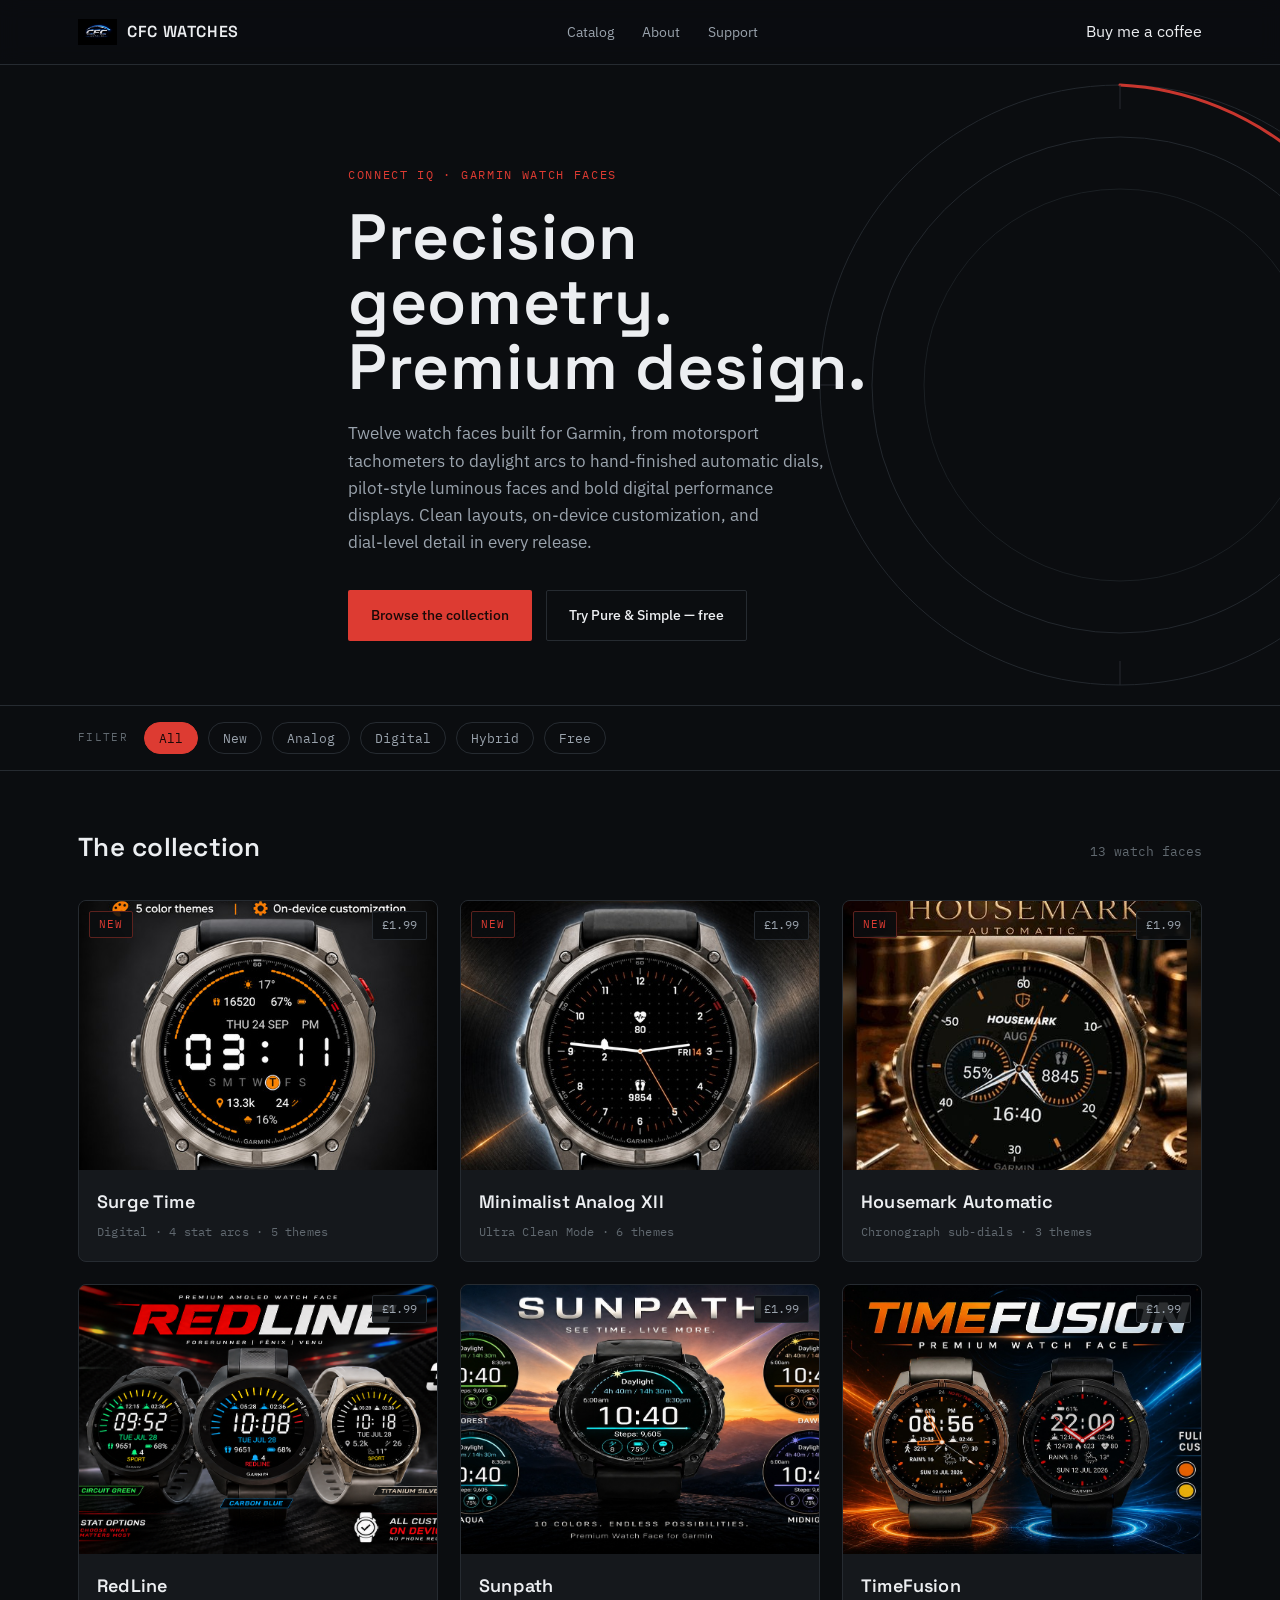
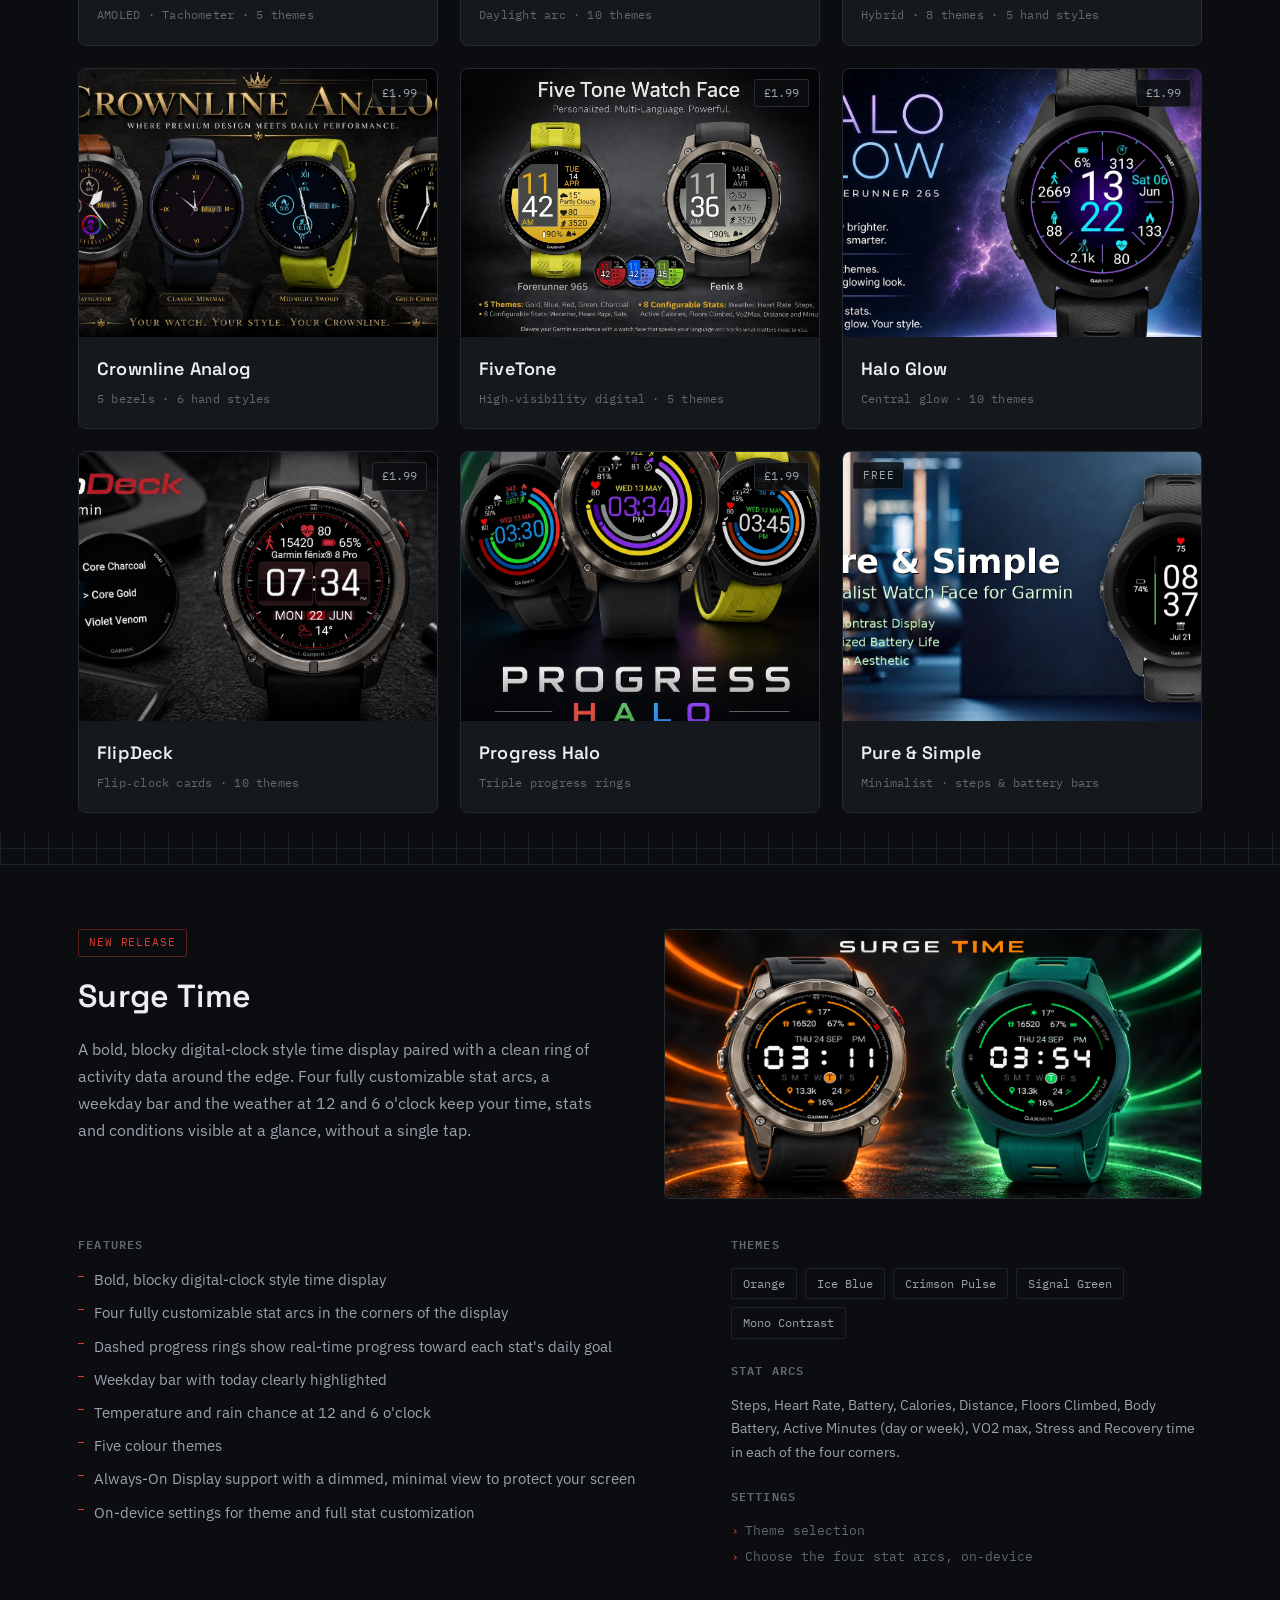
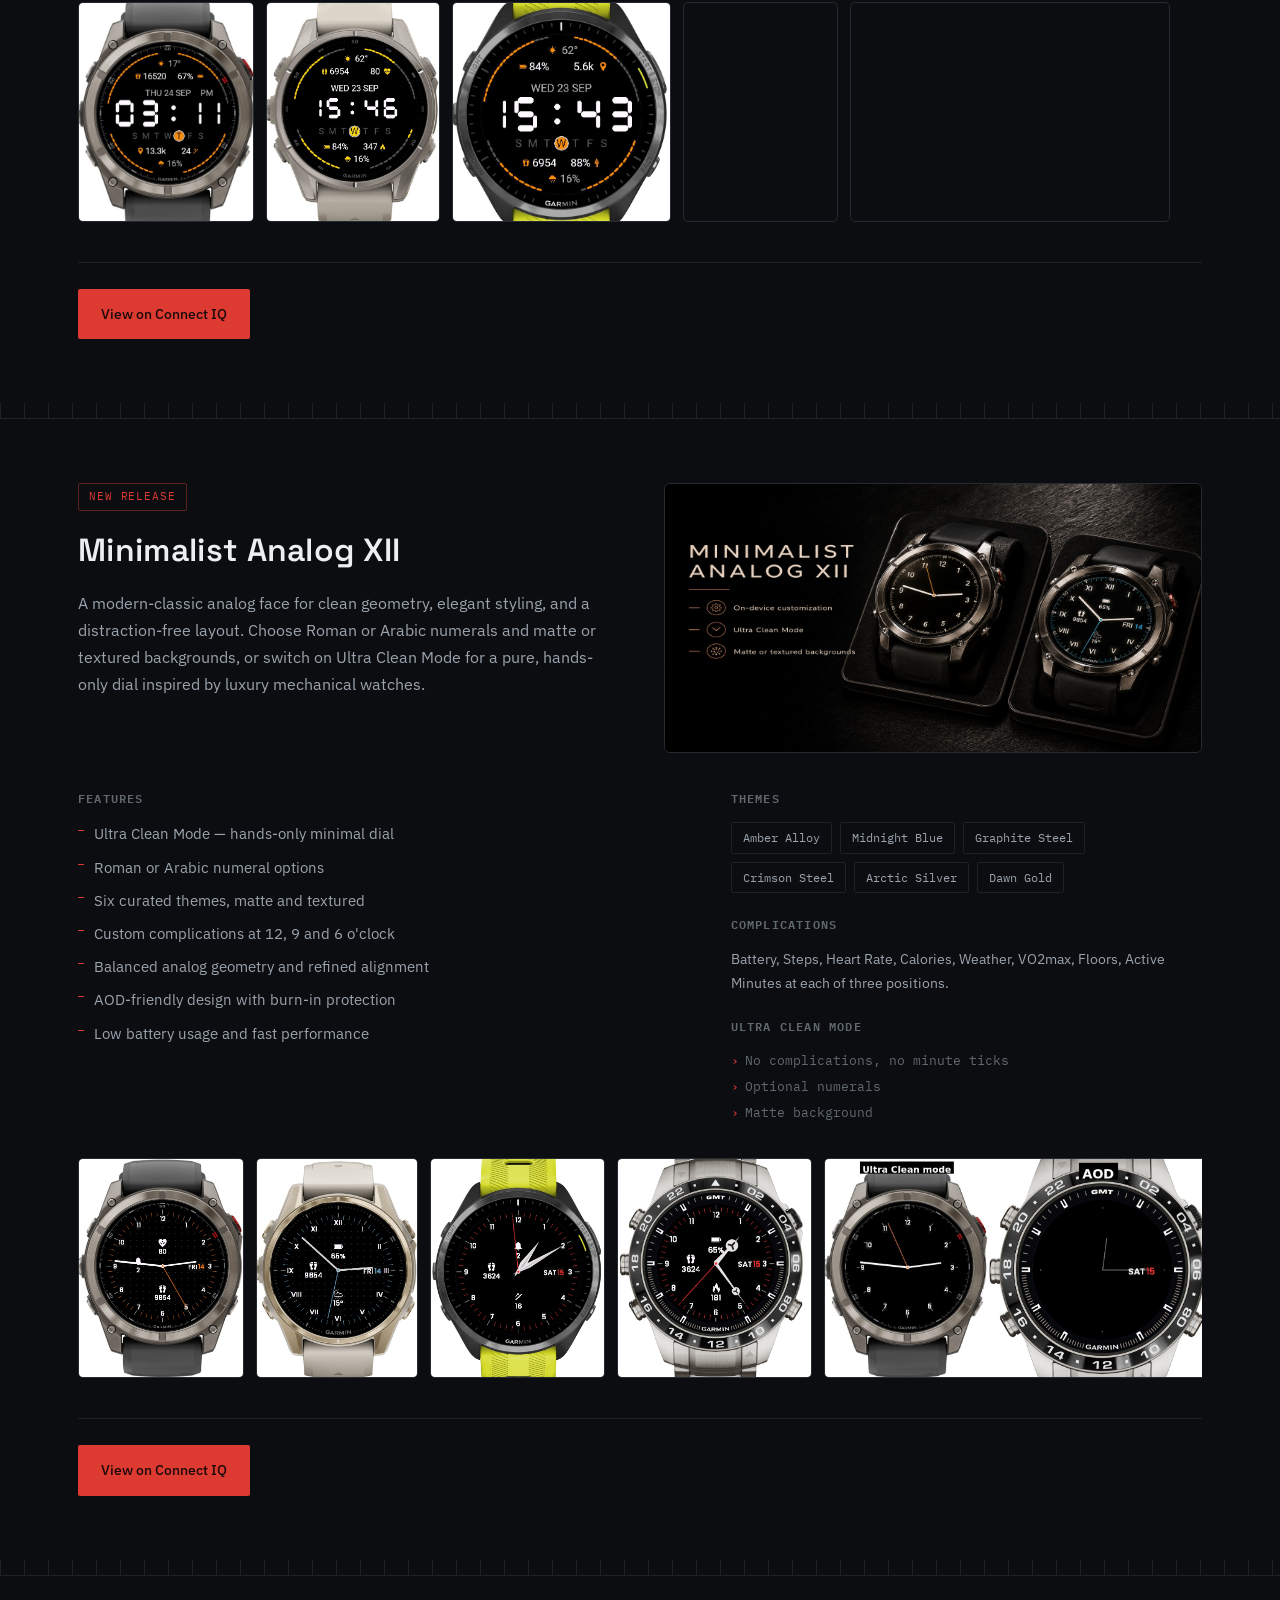
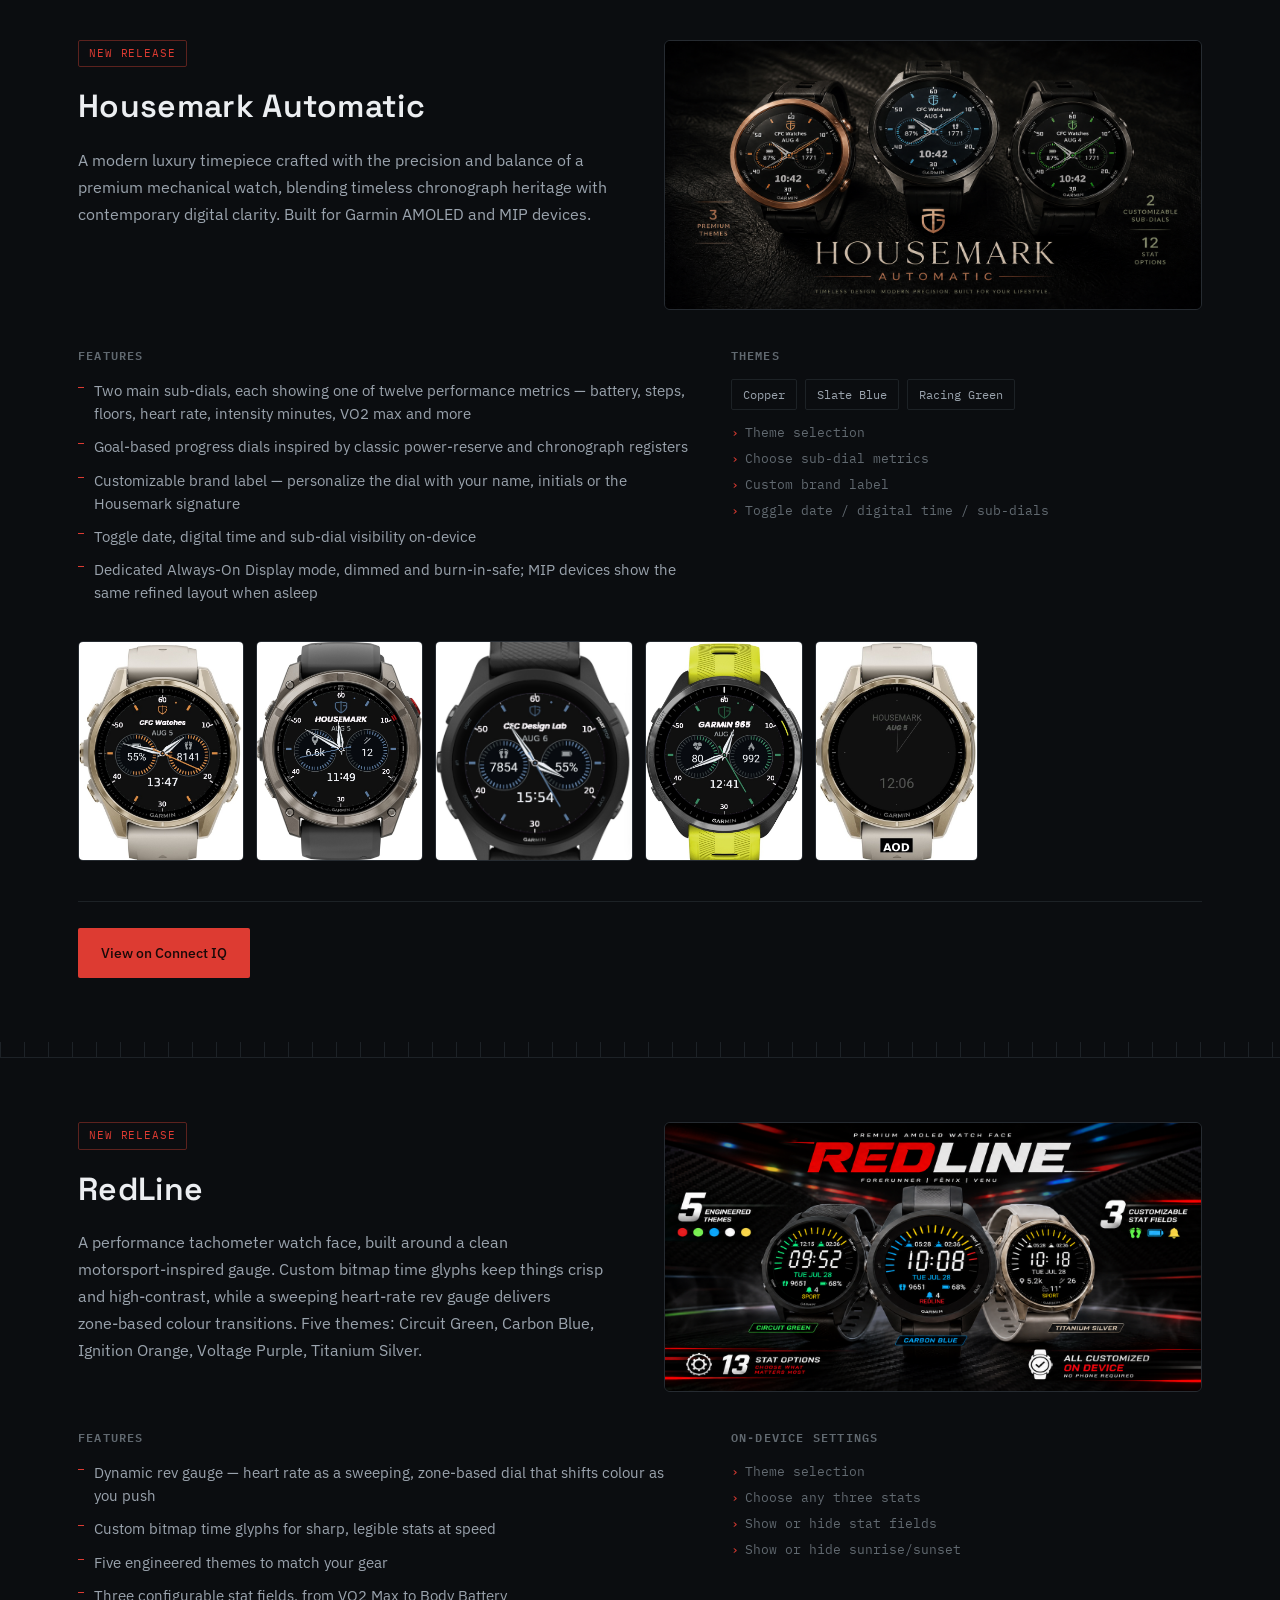
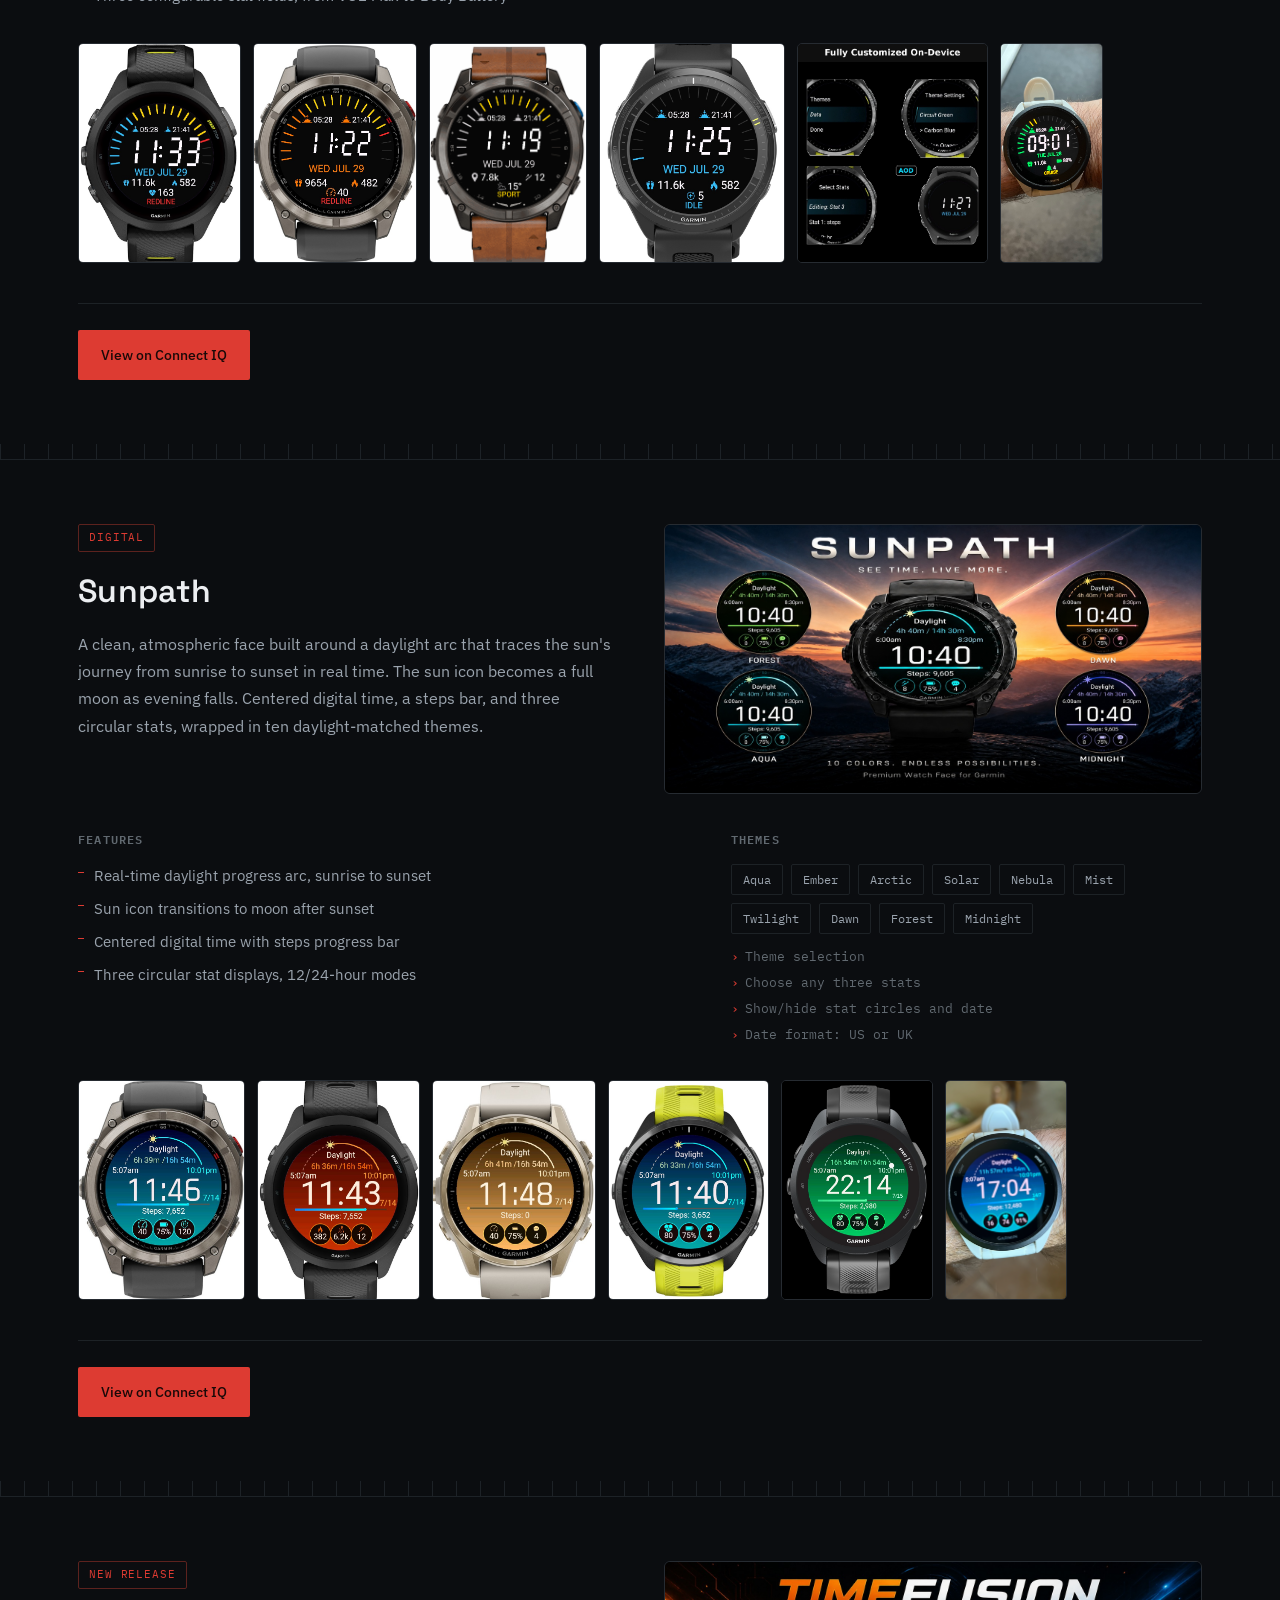
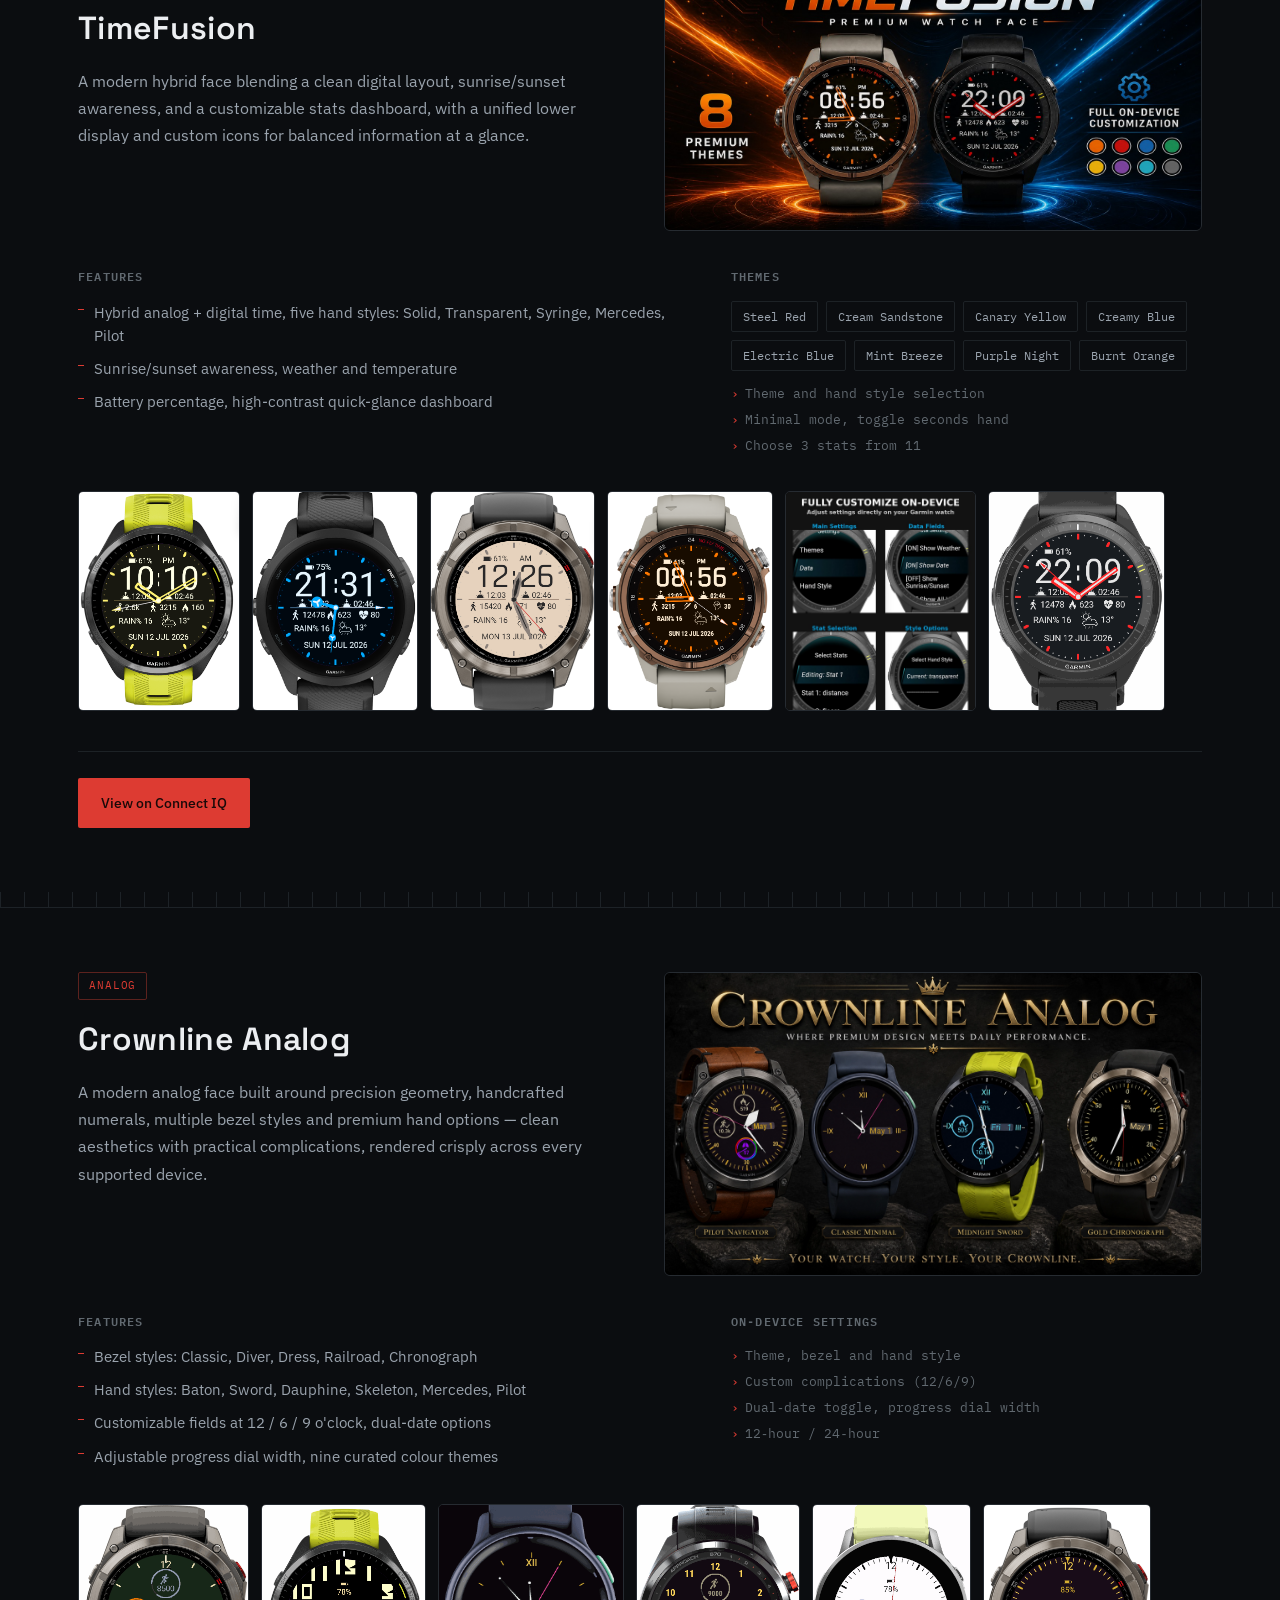
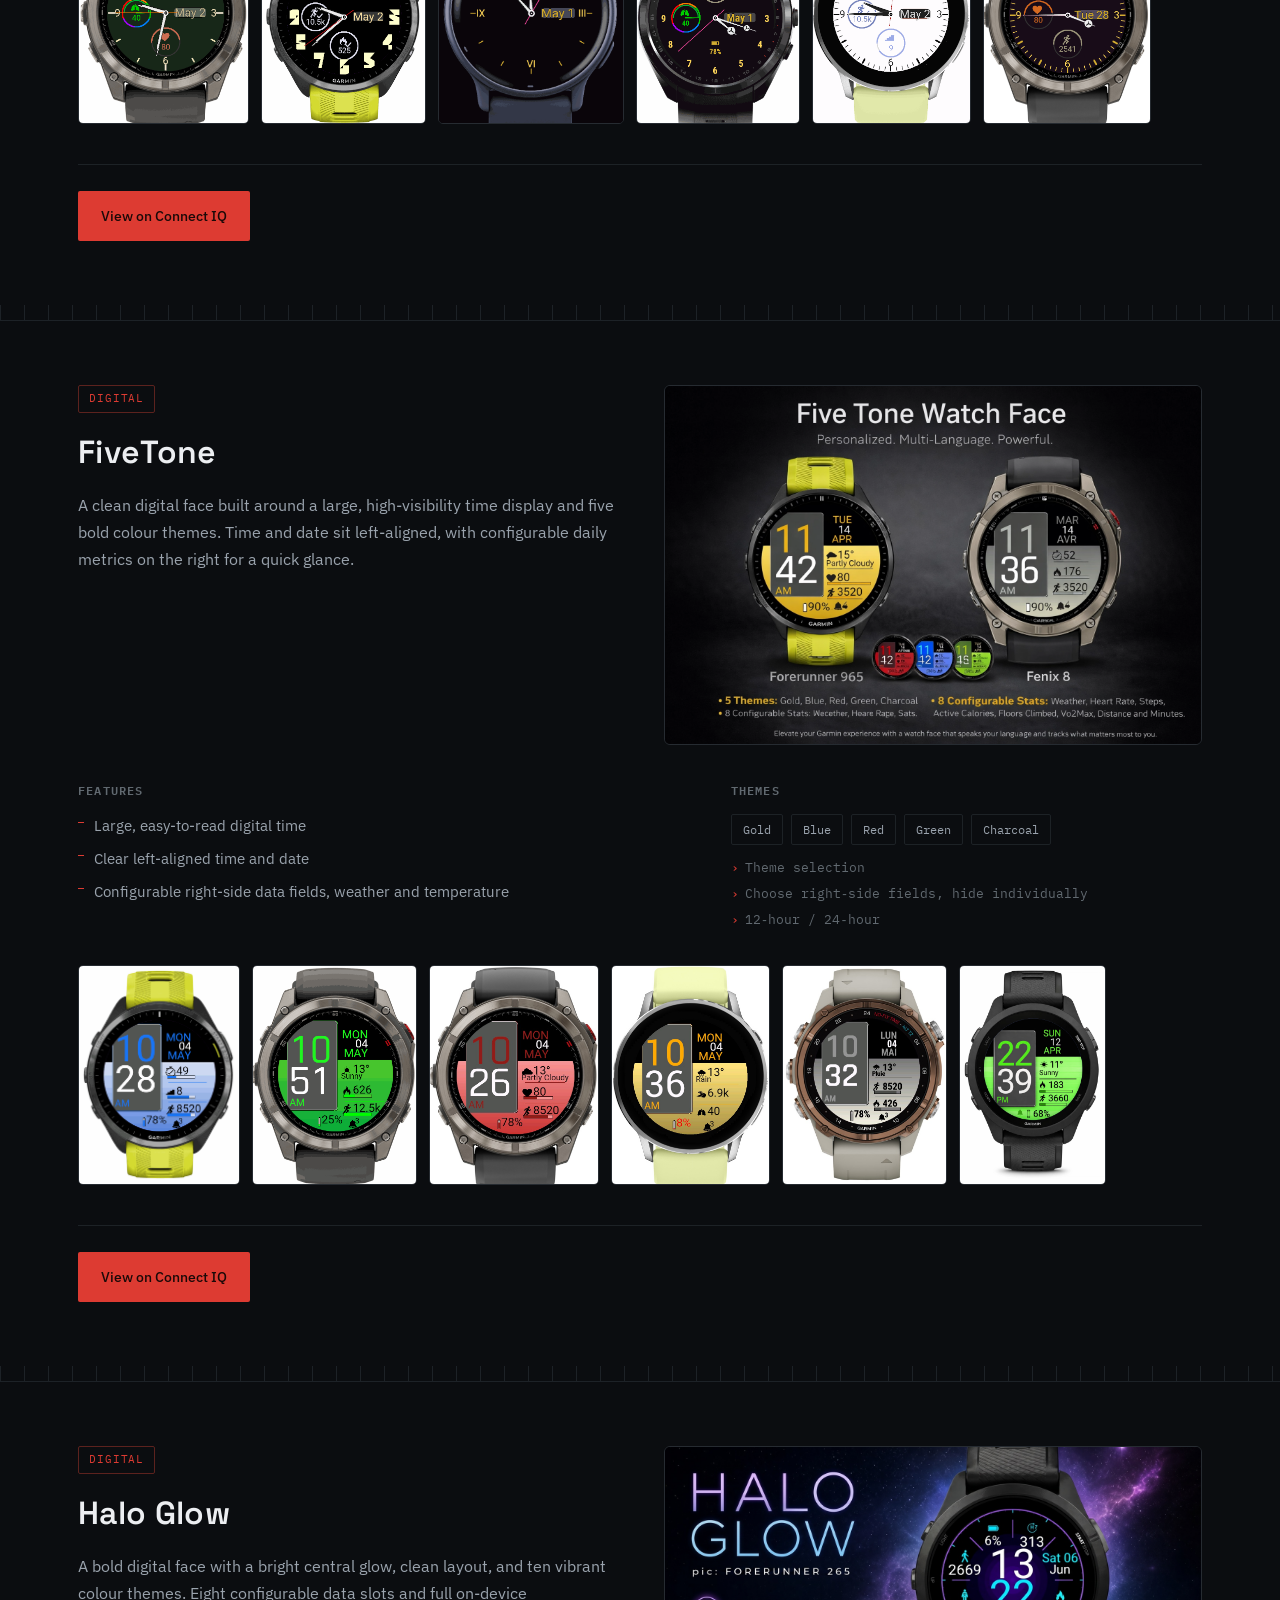
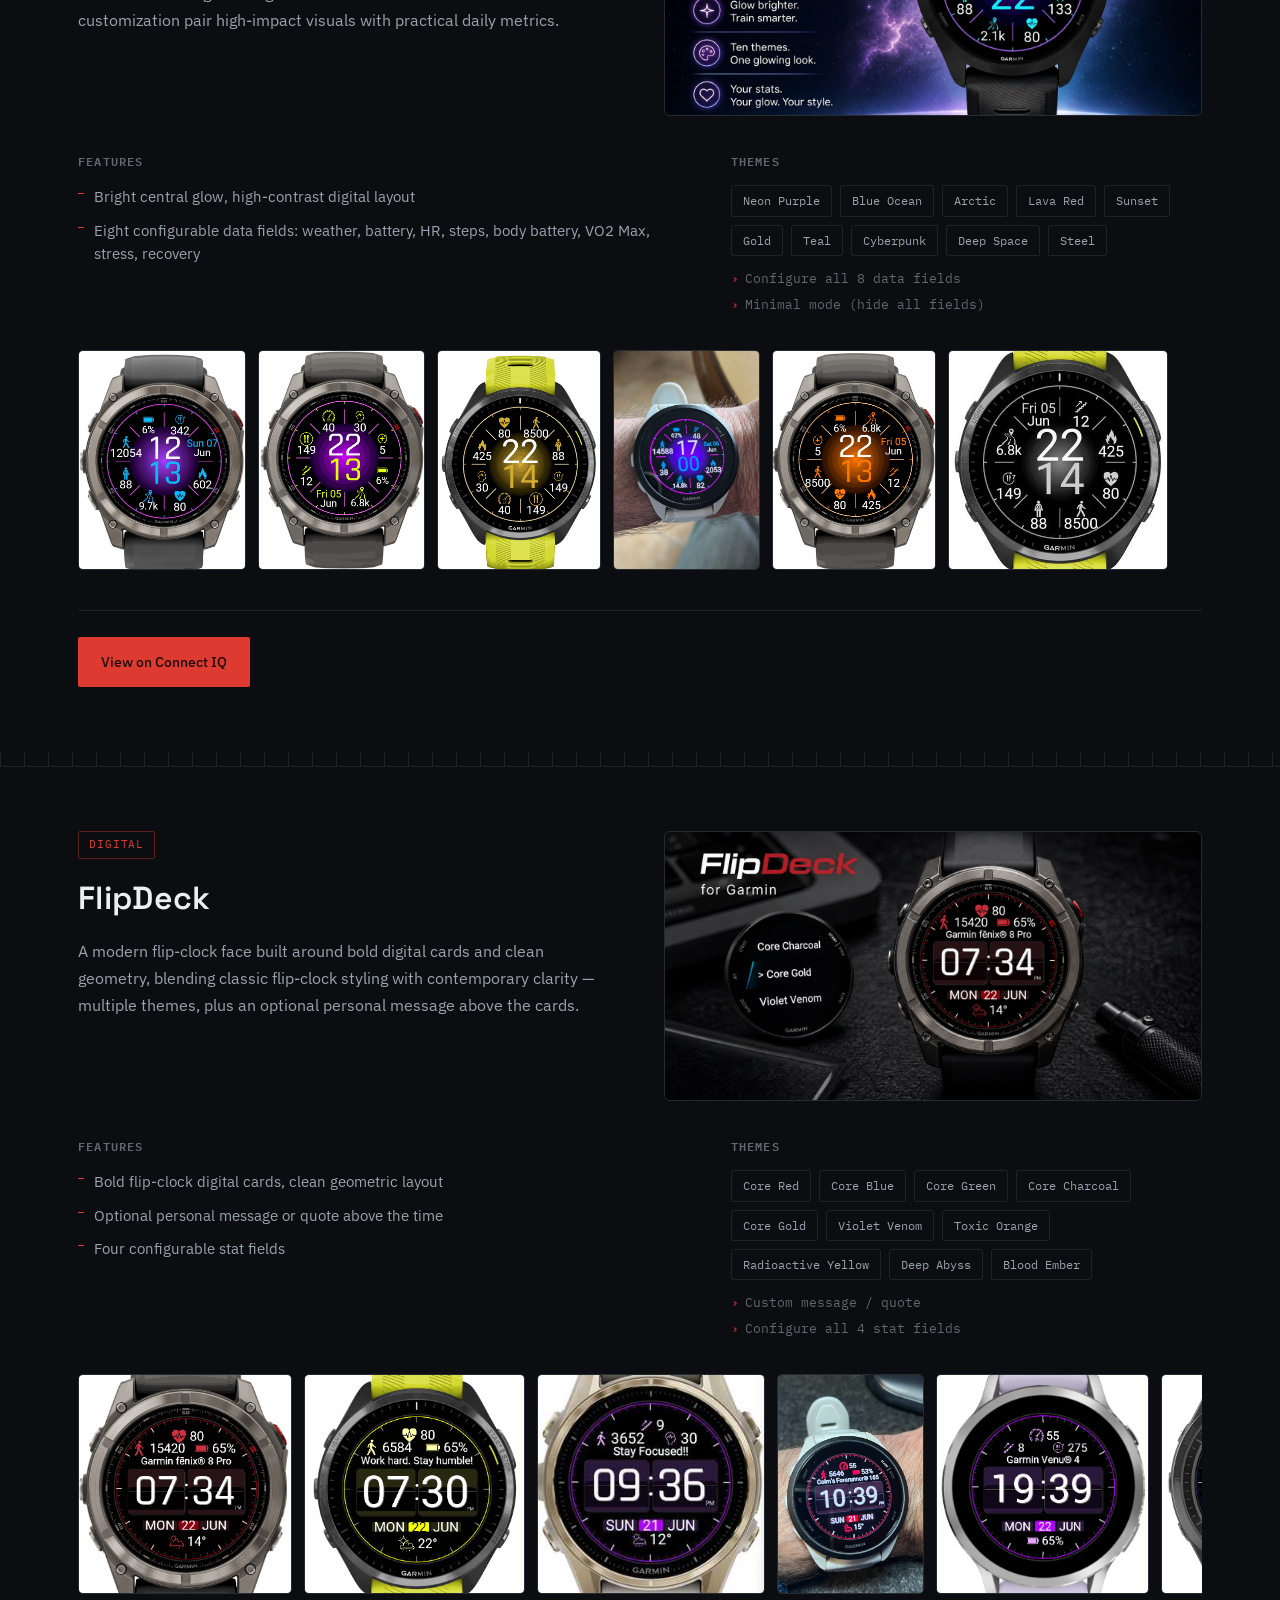
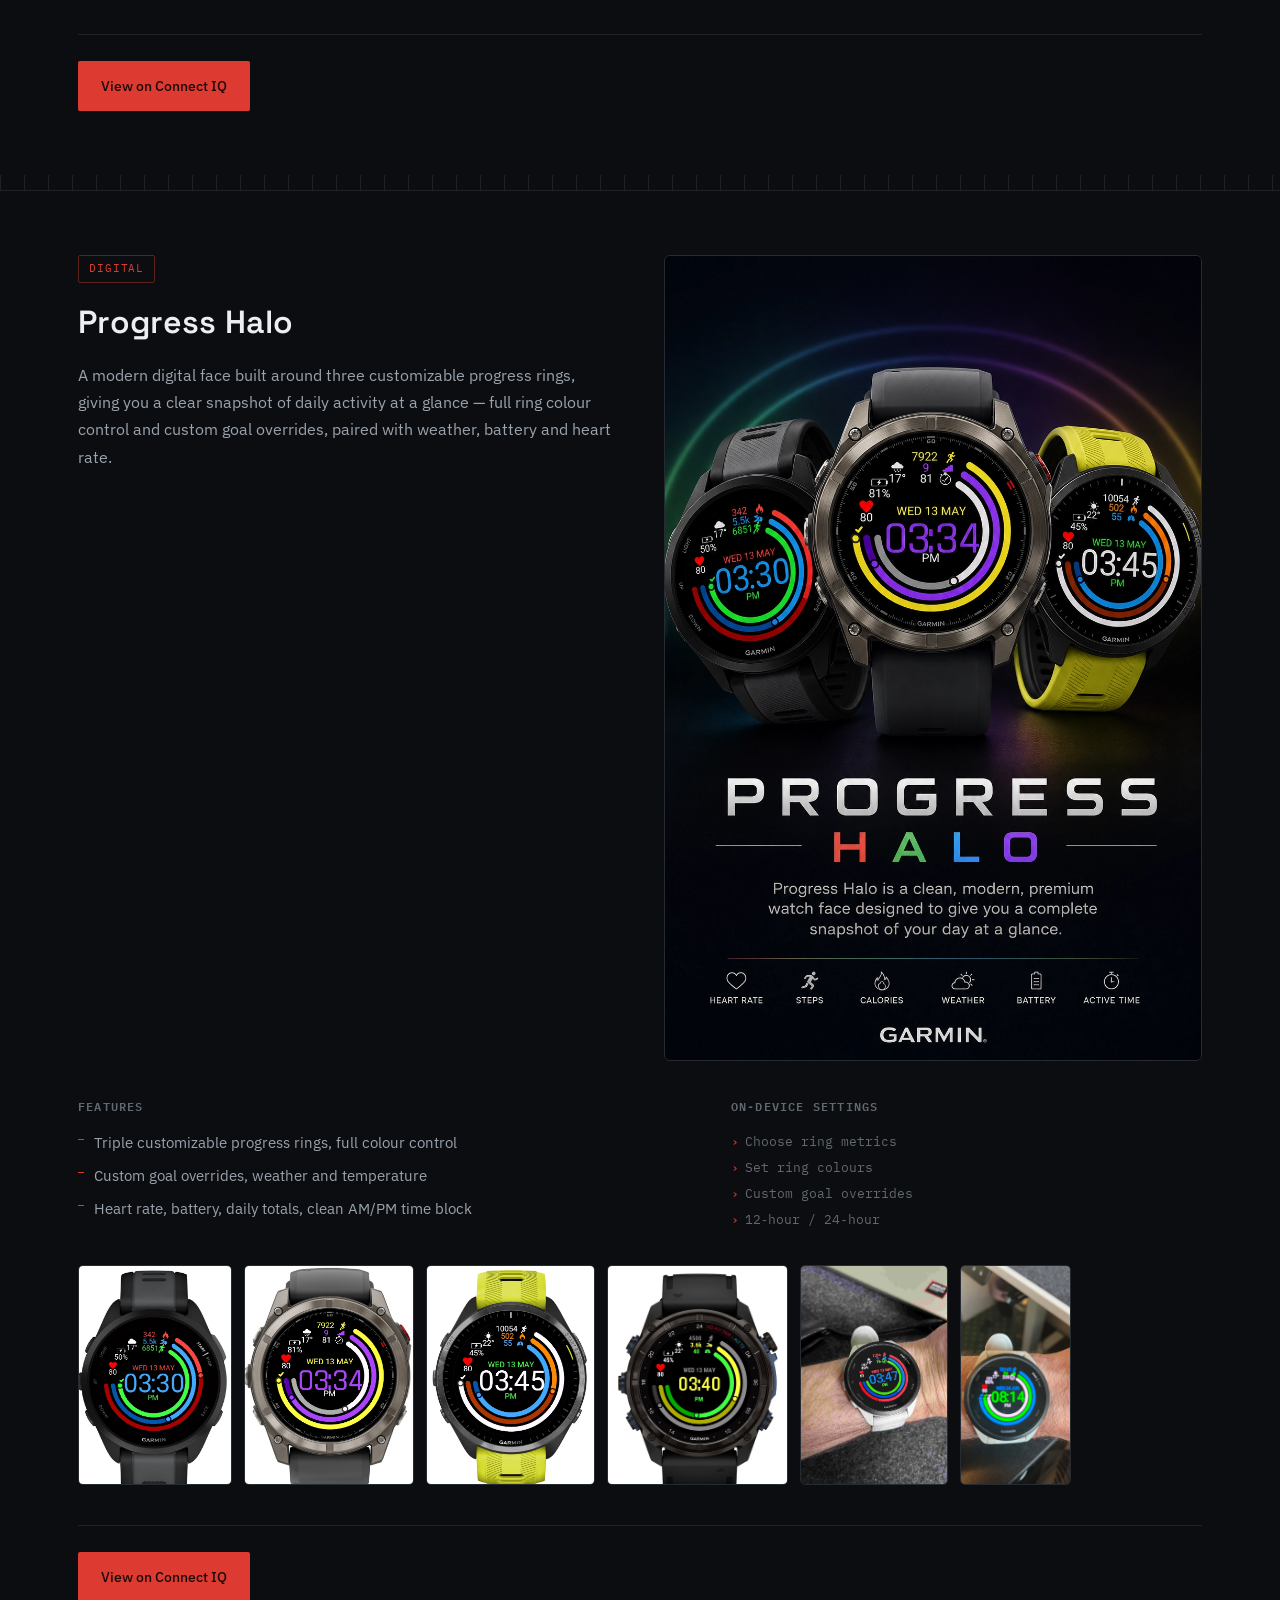
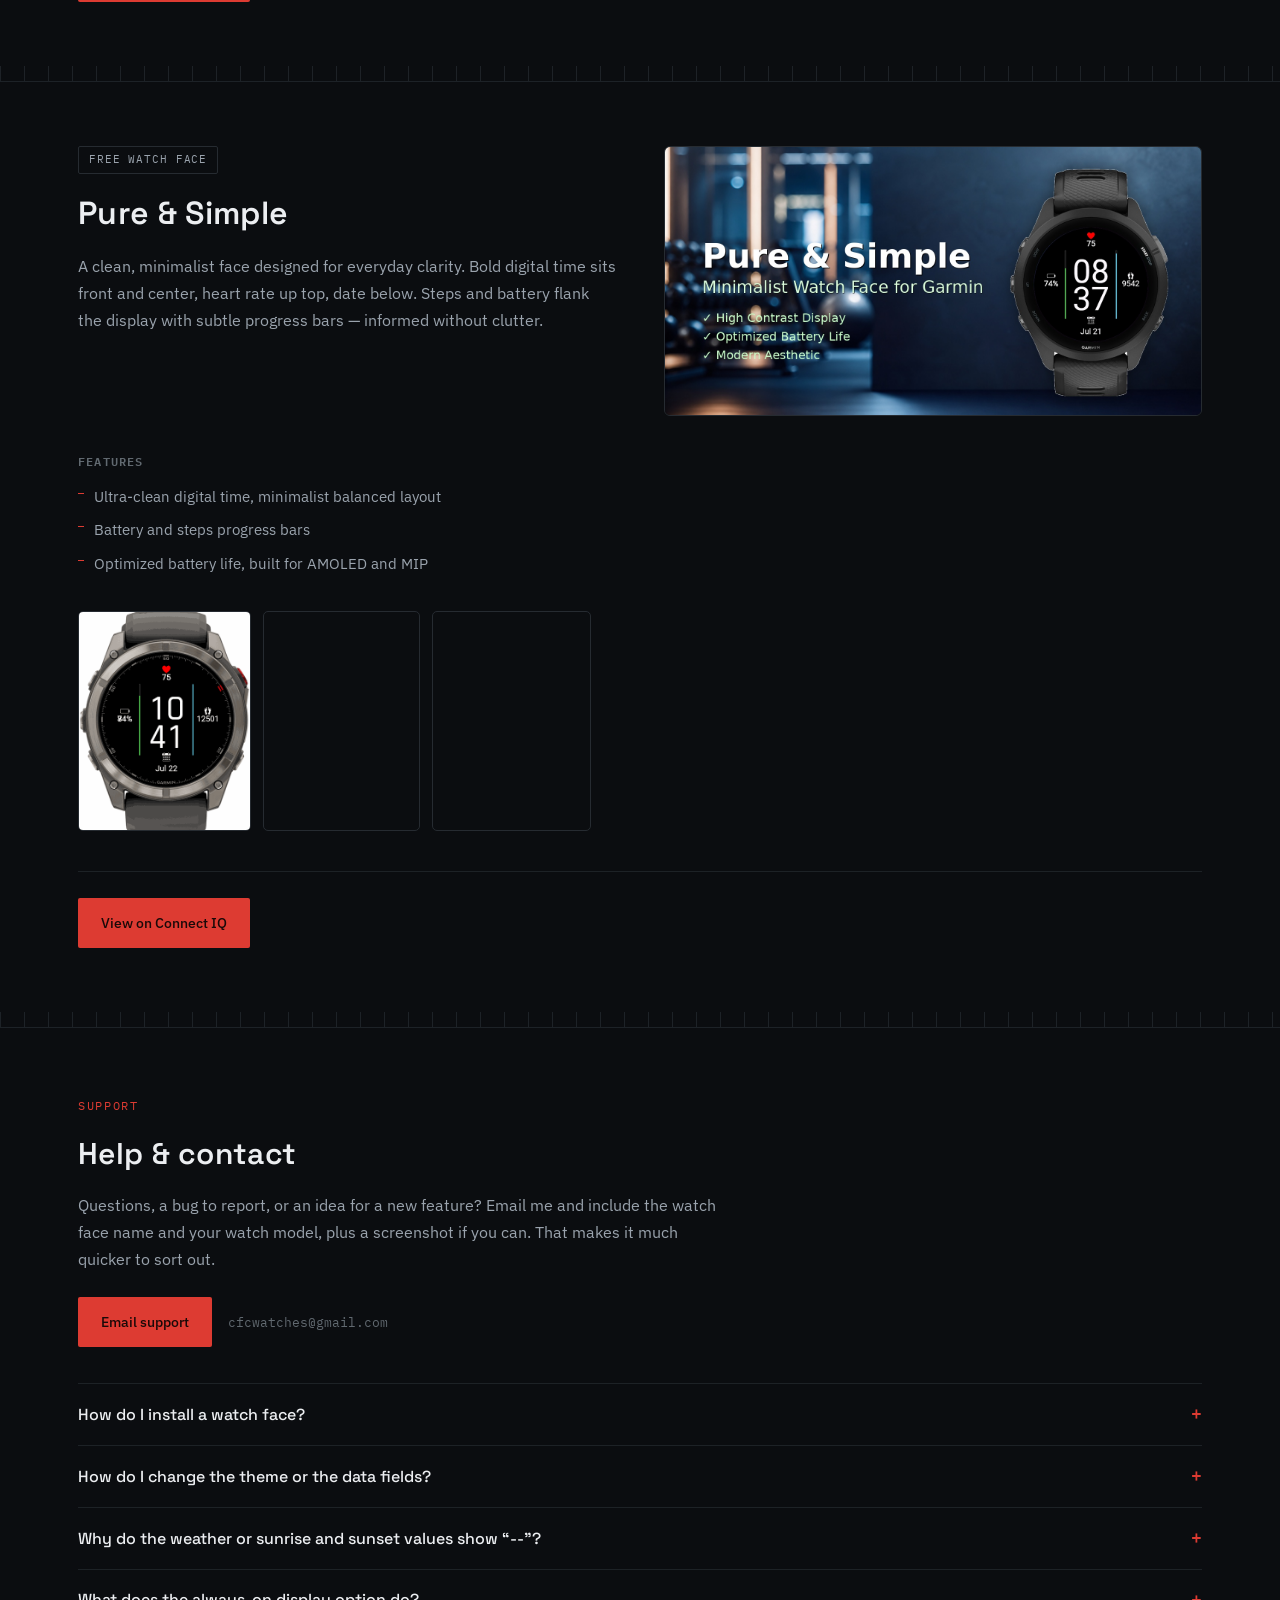
<file: index.html>
<!DOCTYPE html>
<html lang="en">
<head>
<meta charset="UTF-8">
<meta name="viewport" content="width=device-width, initial-scale=1.0">
<meta name="google-site-verification" content="Y_PsqzS8wjwqAVc5Est7VNzaGyb7QeBcVqv9RIN9-rM">
<title>CFC Watches – Premium Garmin Watch Faces</title>
<meta name="description" content="CFC Watches creates premium Garmin watch faces. Precision Geometry. Premium Design. Built for Garmin.">
<meta property="og:type" content="website">
<meta property="og:title" content="CFC Watches – Premium Garmin Watch Faces">
<meta property="og:description" content="Precision Geometry. Premium Design. Built for Garmin. Twelve premium watch faces including LumePilot, Surge Time, RedLine, Sunpath, TimeFusion, and Housemark Automatic.">
<meta property="og:image" content="https://cfcwatches.github.io/images/lp/SHARE.jpg">
<meta property="og:image:alt" content="LumePilot pilot-style Garmin watch face in two colour themes">
<meta name="twitter:image" content="https://cfcwatches.github.io/images/lp/SHARE.jpg">
<meta property="og:url" content="https://cfcwatches.github.io/">
<meta name="twitter:card" content="summary_large_image">
<meta name="twitter:title" content="CFC Watches – Premium Garmin Watch Faces">
<meta name="twitter:description" content="Precision Geometry. Premium Design. Built for Garmin.">
<link rel="icon" href="images/cfc_logo2.png">
<link rel="preconnect" href="https://fonts.googleapis.com">
<link rel="preconnect" href="https://fonts.gstatic.com" crossorigin>
<link href="https://fonts.googleapis.com/css2?family=Space+Grotesk:wght@500;600;700&family=IBM+Plex+Sans:wght@400;500;600&family=IBM+Plex+Mono:wght@400;500&display=swap" rel="stylesheet">
<style>

:root{
  --bg:#0B0D10;
  --bg-alt:#0F1215;
  --surface:#15181C;
  --surface-2:#1B1F24;
  --line:#262B31;
  --line-soft:#1D2226;
  --text:#ECEEF1;
  --text-dim:#9AA3AD;
  --text-faint:#616970;
  --red:#DD3B32;
  --red-dim:#5C221E;
  --red-glow:rgba(221,59,50,0.14);
  --radius:2px;
  --maxw:1180px;
}

*{box-sizing:border-box;}
html{scroll-behavior:smooth;}
body{
  margin:0;
  background:var(--bg);
  color:var(--text);
  font-family:'IBM Plex Sans',system-ui,sans-serif;
  font-size:16px;
  line-height:1.6;
  -webkit-font-smoothing:antialiased;
}
h1,h2,h3,h4{
  font-family:'Space Grotesk',sans-serif;
  font-weight:600;
  margin:0;
  letter-spacing:0.01em;
}
p{margin:0;}
a{color:inherit;text-decoration:none;}
img{max-width:100%;display:block;}
.wrap{max-width:var(--maxw);margin:0 auto;padding:0 28px;}
.eyebrow{
  font-family:'IBM Plex Mono',monospace;
  font-size:12px;
  letter-spacing:0.14em;
  text-transform:uppercase;
  color:var(--red);
}
.mono{font-family:'IBM Plex Mono',monospace;}

/* ---- tick rule divider : an unrolled bezel ---- */
.tick-rule{
  height:16px;
  width:100%;
  background-image:repeating-linear-gradient(90deg,
    var(--line) 0px, var(--line) 1px,
    transparent 1px, transparent 24px);
  background-position:bottom;
  background-repeat:repeat-x;
  background-size:auto 100%;
  position:relative;
  opacity:0.7;
}
.tick-rule::after{
  content:"";
  position:absolute;
  left:0;right:0;bottom:0;
  height:1px;
  background:var(--line);
}
.tick-rule.major{
  background-image:repeating-linear-gradient(90deg,
    var(--line) 0px, var(--line) 1px,
    transparent 1px, transparent 24px),
    repeating-linear-gradient(90deg,
    var(--red-dim) 0px, var(--red-dim) 1px,
    transparent 1px, transparent 120px);
}

/* ---- nav ---- */
header{
  position:sticky;top:0;z-index:50;
  background:rgba(11,13,16,0.88);
  backdrop-filter:blur(10px);
  border-bottom:1px solid var(--line);
}
.nav{
  display:flex;align-items:center;justify-content:space-between;
  height:64px;
}
.brand{display:flex;align-items:center;gap:10px;}
.brand img{height:26px;width:auto;}
.brand span{
  font-family:'Space Grotesk',sans-serif;
  font-weight:600;font-size:16px;letter-spacing:0.04em;
}
.nav-links{display:flex;align-items:center;gap:28px;}
.nav-links a{
  font-size:14px;color:var(--text-dim);
  transition:color .15s;
}
.nav-links a:hover{color:var(--text);}
.nav-cta{
  border:1px solid var(--line);
  padding:8px 16px;
  font-size:13px;
  border-radius:var(--radius);
  color:var(--text);
  transition:border-color .15s, color .15s;
}
.nav-cta:hover{border-color:var(--red);color:var(--red);}
.nav-toggle{display:none;}

/* ---- hero ---- */
.hero{
  position:relative;
  padding:96px 0 64px;
  overflow:hidden;
  border-bottom:1px solid var(--line);
}
.hero-ring{
  position:absolute;
  top:50%;right:-160px;
  width:640px;height:640px;
  transform:translateY(-50%);
  pointer-events:none;
  opacity:0.9;
}
.hero-inner{position:relative;z-index:2;max-width:640px;}
.hero h1{
  font-size:clamp(40px,6vw,64px);
  line-height:1.02;
  letter-spacing:0.01em;
  margin:18px 0 20px;
}
.hero p.lede{
  font-size:17px;color:var(--text-dim);max-width:480px;margin-bottom:34px;
}
.hero-actions{display:flex;gap:14px;flex-wrap:wrap;}
.btn{
  display:inline-flex;align-items:center;gap:8px;
  padding:13px 22px;
  font-size:14px;font-weight:500;
  border-radius:var(--radius);
  border:1px solid transparent;
  cursor:pointer;
  font-family:'IBM Plex Sans',sans-serif;
  transition:transform .15s, border-color .15s, background .15s, color .15s;
}
.btn:hover{transform:translateY(-1px);}
.btn-primary{background:var(--red);color:#1A0908;}
.btn-primary:hover{background:#EB4C42;}
.btn-ghost{border-color:var(--line);color:var(--text);}
.btn-ghost:hover{border-color:var(--text-dim);}

/* ---- filter bar ---- */
.filters{
  position:sticky;top:64px;z-index:40;
  background:var(--bg);
  border-bottom:1px solid var(--line);
  padding:16px 0;
}
.filters-inner{display:flex;align-items:center;gap:10px;flex-wrap:wrap;}
.filters-label{
  font-family:'IBM Plex Mono',monospace;
  font-size:11px;letter-spacing:0.12em;text-transform:uppercase;
  color:var(--text-faint);margin-right:6px;
}
.pill{
  font-family:'IBM Plex Mono',monospace;
  font-size:12.5px;
  padding:7px 14px;
  border:1px solid var(--line);
  border-radius:20px;
  color:var(--text-dim);
  background:transparent;
  cursor:pointer;
  transition:all .15s;
}
.pill:hover{border-color:var(--text-dim);color:var(--text);}
.pill.active{
  background:var(--red);
  border-color:var(--red);
  color:#1A0908;
}

/* ---- catalog grid ---- */
.catalog{padding:56px 0 20px;scroll-margin-top:130px;}
.catalog-head{margin-bottom:32px;display:flex;align-items:baseline;justify-content:space-between;gap:20px;flex-wrap:wrap;}
.catalog-head h2{font-size:26px;}
.catalog-count{font-family:'IBM Plex Mono',monospace;font-size:12.5px;color:var(--text-faint);}
.grid{
  display:grid;
  grid-template-columns:repeat(3,1fr);
  gap:22px;
}
.card{
  display:block;
  background:var(--surface);
  border:1px solid var(--line);
  border-radius:8px;
  overflow:hidden;
  transition:border-color .18s, transform .18s;
}
.card:hover{border-color:var(--red-dim);transform:translateY(-3px);}
.card-media{
  position:relative;
  aspect-ratio:4/3;
  overflow:hidden;
  background:#000;
}
.card-media img{
  width:100%;height:100%;object-fit:cover;
  transition:transform .4s;
}
.card:hover .card-media img{transform:scale(1.04);}
.card-badge{
  position:absolute;top:10px;left:10px;
  font-family:'IBM Plex Mono',monospace;
  font-size:10.5px;letter-spacing:0.08em;text-transform:uppercase;
  padding:4px 9px;
  border-radius:2px;
  background:rgba(11,13,16,0.85);
  border:1px solid var(--red-dim);
  color:var(--red);
}
.card-badge.free{border-color:var(--line);color:var(--text-dim);}
.card-price{
  position:absolute;top:10px;right:10px;
  font-family:'IBM Plex Mono',monospace;
  font-size:11.5px;
  padding:4px 9px;
  border-radius:2px;
  background:rgba(11,13,16,0.85);
  border:1px solid var(--line);
  color:var(--text-dim);
}
.card-body{padding:18px 18px 20px;}
.card-body h3{font-size:18px;margin-bottom:6px;}
.card-tags{
  font-family:'IBM Plex Mono',monospace;
  font-size:11.5px;color:var(--text-faint);
  letter-spacing:0.02em;
}

/* ---- detail sections ---- */
.detail{padding:64px 0;scroll-margin-top:130px;}
.detail-top{
  display:grid;grid-template-columns:1fr 1fr;gap:48px;align-items:start;margin-bottom:36px;
}
.detail-head{display:flex;align-items:center;gap:12px;margin-bottom:14px;flex-wrap:wrap;}
.chip{
  font-family:'IBM Plex Mono',monospace;
  font-size:11px;letter-spacing:0.08em;text-transform:uppercase;
  padding:4px 10px;border-radius:2px;
  border:1px solid var(--red-dim);color:var(--red);
}
.chip.free{border-color:var(--line);color:var(--text-dim);}
.detail h2{font-size:32px;margin-bottom:14px;}
.detail .lede{color:var(--text-dim);font-size:15.5px;line-height:1.75;}
.detail-hero-img{border-radius:6px;overflow:hidden;border:1px solid var(--line);}
.detail-hero-img img{width:100%;height:100%;object-fit:cover;}

.spec-grid{
  display:grid;grid-template-columns:1.3fr 1fr;gap:40px;
  margin:36px 0;
}
.spec-block h4{
  font-family:'IBM Plex Mono',monospace;
  font-size:12px;letter-spacing:0.1em;text-transform:uppercase;
  color:var(--text-faint);margin-bottom:14px;
}
.feature-list{list-style:none;margin:0;padding:0;display:flex;flex-direction:column;gap:10px;}
.feature-list li{
  font-size:14.5px;color:var(--text-dim);
  padding-left:16px;position:relative;line-height:1.6;
}
.feature-list li::before{
  content:"";position:absolute;left:0;top:8px;
  width:6px;height:1px;background:var(--red);
}
.theme-chips{display:flex;flex-wrap:wrap;gap:8px;}
.theme-chip{
  font-family:'IBM Plex Mono',monospace;
  font-size:12px;color:var(--text-dim);
  border:1px solid var(--line-soft);
  padding:5px 11px;border-radius:2px;
}
.settings-list{list-style:none;margin:12px 0 0;padding:0;display:flex;flex-direction:column;gap:6px;}
.settings-list li{
  font-family:'IBM Plex Mono',monospace;
  font-size:12.5px;color:var(--text-faint);
  padding-left:14px;position:relative;
}
.settings-list li::before{content:"›";position:absolute;left:0;color:var(--red);}

.shot-strip{
  display:flex;gap:12px;overflow-x:auto;
  padding-bottom:10px;margin:8px 0 30px;
  scrollbar-width:thin;
}
.shot-strip img{
  height:220px;width:auto;flex:0 0 auto;
  border-radius:5px;border:1px solid var(--line);
}
.detail-cta{
  display:flex;align-items:center;gap:16px;flex-wrap:wrap;
  padding-top:26px;border-top:1px solid var(--line-soft);
}

/* ---- about ---- */
.about{padding:70px 0;}
.about-grid{display:grid;grid-template-columns:0.9fr 1.4fr;gap:56px;align-items:center;}
.about h2{font-size:30px;margin-bottom:16px;}
.about p{color:var(--text-dim);font-size:15.5px;line-height:1.8;}
.about-mark{
  aspect-ratio:1;border:1px solid var(--line);border-radius:8px;
  display:flex;align-items:center;justify-content:center;
  background:var(--surface);
}

footer{
  border-top:1px solid var(--line);
  padding:40px 0;
}
.footer-row{
  display:flex;align-items:center;justify-content:space-between;
  flex-wrap:wrap;gap:16px;
}
.footer-row p{font-size:13px;color:var(--text-faint);}
.footer-links{display:flex;gap:22px;}
.footer-links a{font-size:13px;color:var(--text-dim);}
.footer-links a:hover{color:var(--red);}

.support{padding:64px 0;scroll-margin-top:130px;}
.support h2{font-size:30px;margin:12px 0 14px;}
.support .lede{color:var(--text-dim);font-size:15.5px;line-height:1.75;max-width:640px;margin-bottom:24px;}
.faq{margin-top:36px;border-top:1px solid var(--line-soft);}
.faq details{border-bottom:1px solid var(--line-soft);padding:16px 0;}
.faq summary{
  cursor:pointer;list-style:none;
  display:flex;justify-content:space-between;align-items:center;gap:16px;
  font-family:'Space Grotesk',sans-serif;font-weight:500;font-size:16px;
}
.faq summary::-webkit-details-marker{display:none;}
.faq summary::after{content:"+";color:var(--red);font-family:'IBM Plex Mono',monospace;font-size:18px;}
.faq details[open] summary::after{content:"\2013";}
.faq p{color:var(--text-dim);font-size:14.5px;line-height:1.7;margin-top:10px;max-width:720px;}

@media (max-width:860px){
  .nav-links{
    display:flex;
    gap:12px;
    font-size:0.85rem;
  }
  .nav-links a{
    white-space:nowrap;
  }
  .grid{grid-template-columns:repeat(2,1fr);}
  .detail-top{grid-template-columns:1fr;gap:24px;}
  .spec-grid{grid-template-columns:1fr;gap:24px;}
  .about-grid{grid-template-columns:1fr;}
  .about-mark{max-width:220px;margin:0 auto;}
  .hero-ring{opacity:0.5;right:-260px;}
}
@media (max-width:560px){
  .grid{grid-template-columns:1fr;}
  .wrap{padding:0 18px;}
  .filters-inner{gap:8px;}
}
@media (max-width:860px){
  a[href*="buymeacoffee"]{
    font-size:0.8rem;
    padding:4px 8px;
    white-space:nowrap;
  }
}
.coffee-link .short{ display:none; }

@media (max-width:860px){
  .coffee-link .full{ display:none; }
  .coffee-link .short{ display:inline; }
}

a:focus-visible,button:focus-visible{outline:2px solid var(--red);outline-offset:3px;}
@media (prefers-reduced-motion:reduce){
  html{scroll-behavior:auto;}
  *,*::before,*::after{transition:none !important;animation:none !important;}
}
</style>

<script type="application/ld+json">
{
  "@context": "https://schema.org",
  "@type": "ItemList",
  "name": "CFC Watches Garmin watch faces",
  "itemListElement": [
    {
      "@type": "ListItem",
      "position": 1,
      "item": {
        "@type": "SoftwareApplication",
        "name": "LumePilot",
        "description": "Pilot-inspired analogue watch face with luminous wedge markers, lance-style hands, seven colour themes and three configurable data fields.",
        "applicationCategory": "LifestyleApplication",
        "operatingSystem": "Garmin Connect IQ",
        "image": "https://cfcwatches.github.io/images/lp/COVER.png",
        "url": "https://cfcwatches.github.io/#lumePilot",
        "author": {
          "@type": "Organization",
          "name": "CFC Watches"
        },
        "offers": {
          "@type": "Offer",
          "price": "1.99",
          "priceCurrency": "GBP"
        }
      }
    },
    {
      "@type": "ListItem",
      "position": 2,
      "item": {
        "@type": "SoftwareApplication",
        "name": "Surge Time",
        "description": "Bold digital-clock style watch face with four customizable stat arcs, a weekday bar and five colour themes.",
        "applicationCategory": "LifestyleApplication",
        "operatingSystem": "Garmin Connect IQ",
        "image": "https://cfcwatches.github.io/images/st/COVER.jpg",
        "url": "https://cfcwatches.github.io/#surgeTime",
        "author": {
          "@type": "Organization",
          "name": "CFC Watches"
        },
        "offers": {
          "@type": "Offer",
          "price": "1.99",
          "priceCurrency": "GBP"
        },
        "installUrl": "https://apps.garmin.com/apps/e2a4f594-e9ef-4f72-945f-f7b2fe8ec967"
      }
    },
    {
      "@type": "ListItem",
      "position": 3,
      "item": {
        "@type": "SoftwareApplication",
        "name": "Minimalist Analog XII",
        "description": "Modern-classic analog face with Roman or Arabic numerals, six themes and an Ultra Clean Mode.",
        "applicationCategory": "LifestyleApplication",
        "operatingSystem": "Garmin Connect IQ",
        "image": "https://cfcwatches.github.io/images/am/COVER.jpg",
        "url": "https://cfcwatches.github.io/#minimalAnalog",
        "author": {
          "@type": "Organization",
          "name": "CFC Watches"
        },
        "offers": {
          "@type": "Offer",
          "price": "1.99",
          "priceCurrency": "GBP"
        },
        "installUrl": "https://apps.garmin.com/apps/60d19625-ab1d-4be3-8d35-7cd2b15552ab"
      }
    },
    {
      "@type": "ListItem",
      "position": 4,
      "item": {
        "@type": "SoftwareApplication",
        "name": "Housemark Automatic",
        "description": "Chronograph-style face with customizable sub-dials, a personal brand label and three themes.",
        "applicationCategory": "LifestyleApplication",
        "operatingSystem": "Garmin Connect IQ",
        "image": "https://cfcwatches.github.io/images/ha/COVER.jpg",
        "url": "https://cfcwatches.github.io/#housemark",
        "author": {
          "@type": "Organization",
          "name": "CFC Watches"
        },
        "offers": {
          "@type": "Offer",
          "price": "1.99",
          "priceCurrency": "GBP"
        },
        "installUrl": "https://apps.garmin.com/apps/7798d315-ac59-465f-a2a2-0e0507a8fadb"
      }
    },
    {
      "@type": "ListItem",
      "position": 5,
      "item": {
        "@type": "SoftwareApplication",
        "name": "RedLine",
        "description": "Performance tachometer watch face with a zone-based heart-rate rev gauge and five themes.",
        "applicationCategory": "LifestyleApplication",
        "operatingSystem": "Garmin Connect IQ",
        "image": "https://cfcwatches.github.io/images/rl/HERO.png",
        "url": "https://cfcwatches.github.io/#redline",
        "author": {
          "@type": "Organization",
          "name": "CFC Watches"
        },
        "offers": {
          "@type": "Offer",
          "price": "1.99",
          "priceCurrency": "GBP"
        },
        "installUrl": "https://apps.garmin.com/apps/af29f958-dfd6-46b1-9831-fd0a43ed0aad"
      }
    },
    {
      "@type": "ListItem",
      "position": 6,
      "item": {
        "@type": "SoftwareApplication",
        "name": "Sunpath",
        "description": "Digital face with a real-time daylight arc from sunrise to sunset and ten themes.",
        "applicationCategory": "LifestyleApplication",
        "operatingSystem": "Garmin Connect IQ",
        "image": "https://cfcwatches.github.io/images/su/HERO.jpg",
        "url": "https://cfcwatches.github.io/#sunpath",
        "author": {
          "@type": "Organization",
          "name": "CFC Watches"
        },
        "offers": {
          "@type": "Offer",
          "price": "1.99",
          "priceCurrency": "GBP"
        },
        "installUrl": "https://apps.garmin.com/apps/8c82942c-d574-4a74-a867-849a497fc149"
      }
    },
    {
      "@type": "ListItem",
      "position": 7,
      "item": {
        "@type": "SoftwareApplication",
        "name": "TimeFusion",
        "description": "Hybrid analog and digital face with five hand styles, eight themes and a customizable stats dashboard.",
        "applicationCategory": "LifestyleApplication",
        "operatingSystem": "Garmin Connect IQ",
        "image": "https://cfcwatches.github.io/images/tf/HERO_TimeFusion.jpg",
        "url": "https://cfcwatches.github.io/#quadrantPrime",
        "author": {
          "@type": "Organization",
          "name": "CFC Watches"
        },
        "offers": {
          "@type": "Offer",
          "price": "1.99",
          "priceCurrency": "GBP"
        },
        "installUrl": "https://apps.garmin.com/apps/9ac67de9-9346-4524-9f5e-54569965938c"
      }
    },
    {
      "@type": "ListItem",
      "position": 8,
      "item": {
        "@type": "SoftwareApplication",
        "name": "Crownline Analog",
        "description": "Analog face with five bezel styles, six hand styles and customizable complications.",
        "applicationCategory": "LifestyleApplication",
        "operatingSystem": "Garmin Connect IQ",
        "image": "https://cfcwatches.github.io/images/HERO_garmin_iq_banner_crownline.png",
        "url": "https://cfcwatches.github.io/#crownline",
        "author": {
          "@type": "Organization",
          "name": "CFC Watches"
        },
        "offers": {
          "@type": "Offer",
          "price": "1.99",
          "priceCurrency": "GBP"
        },
        "installUrl": "https://apps.garmin.com/apps/6a2b9e3f-3c63-4b6c-aac0-d458a5e8e3f6"
      }
    },
    {
      "@type": "ListItem",
      "position": 9,
      "item": {
        "@type": "SoftwareApplication",
        "name": "FiveTone",
        "description": "High-visibility digital face with a large time display and five bold colour themes.",
        "applicationCategory": "LifestyleApplication",
        "operatingSystem": "Garmin Connect IQ",
        "image": "https://cfcwatches.github.io/images/HERO_garmin_iq_banner_fivetone.png",
        "url": "https://cfcwatches.github.io/#fivetone",
        "author": {
          "@type": "Organization",
          "name": "CFC Watches"
        },
        "offers": {
          "@type": "Offer",
          "price": "1.99",
          "priceCurrency": "GBP"
        },
        "installUrl": "https://apps.garmin.com/apps/c2fc25b2-d73c-4e07-ad2f-94479b7c2649"
      }
    },
    {
      "@type": "ListItem",
      "position": 10,
      "item": {
        "@type": "SoftwareApplication",
        "name": "Halo Glow",
        "description": "Bold digital face with a bright central glow, ten themes and eight data fields.",
        "applicationCategory": "LifestyleApplication",
        "operatingSystem": "Garmin Connect IQ",
        "image": "https://cfcwatches.github.io/images/hero_halo_glow_hero_final_compressed.jpg",
        "url": "https://cfcwatches.github.io/#haloglow",
        "author": {
          "@type": "Organization",
          "name": "CFC Watches"
        },
        "offers": {
          "@type": "Offer",
          "price": "1.99",
          "priceCurrency": "GBP"
        },
        "installUrl": "https://apps.garmin.com/apps/bf36b620-223d-4b27-ab3f-6d4fa3519d92"
      }
    },
    {
      "@type": "ListItem",
      "position": 11,
      "item": {
        "@type": "SoftwareApplication",
        "name": "FlipDeck",
        "description": "Flip-clock style digital face with ten themes and an optional personal message.",
        "applicationCategory": "LifestyleApplication",
        "operatingSystem": "Garmin Connect IQ",
        "image": "https://cfcwatches.github.io/images/flipdeck_hero_refined_final.png",
        "url": "https://cfcwatches.github.io/#flipDeck",
        "author": {
          "@type": "Organization",
          "name": "CFC Watches"
        },
        "offers": {
          "@type": "Offer",
          "price": "1.99",
          "priceCurrency": "GBP"
        },
        "installUrl": "https://apps.garmin.com/apps/464f6294-d4a2-4569-a95f-28a1351c6851"
      }
    },
    {
      "@type": "ListItem",
      "position": 12,
      "item": {
        "@type": "SoftwareApplication",
        "name": "Progress Halo",
        "description": "Digital face built around three customizable progress rings.",
        "applicationCategory": "LifestyleApplication",
        "operatingSystem": "Garmin Connect IQ",
        "image": "https://cfcwatches.github.io/images/HERO_garmin_iq_banner_progressHalo.png",
        "url": "https://cfcwatches.github.io/#progressHalo",
        "author": {
          "@type": "Organization",
          "name": "CFC Watches"
        },
        "offers": {
          "@type": "Offer",
          "price": "1.99",
          "priceCurrency": "GBP"
        },
        "installUrl": "https://apps.garmin.com/apps/04092986-c4d1-4653-94a1-fd509565ddb6"
      }
    },
    {
      "@type": "ListItem",
      "position": 13,
      "item": {
        "@type": "SoftwareApplication",
        "name": "Pure & Simple",
        "description": "Free minimalist digital face with steps and battery progress bars.",
        "applicationCategory": "LifestyleApplication",
        "operatingSystem": "Garmin Connect IQ",
        "image": "https://cfcwatches.github.io/images/ps/hero.jpg",
        "url": "https://cfcwatches.github.io/#pureSimple",
        "author": {
          "@type": "Organization",
          "name": "CFC Watches"
        },
        "offers": {
          "@type": "Offer",
          "price": "0.00",
          "priceCurrency": "GBP"
        },
        "installUrl": "https://apps.garmin.com/apps/7a25e912-434d-4344-b293-c00410674e75"
      }
    }
  ]
}
</script>
<script type="application/ld+json">
{
  "@context": "https://schema.org",
  "@type": "Organization",
  "name": "CFC Watches",
  "url": "https://cfcwatches.github.io/",
  "logo": "https://cfcwatches.github.io/images/cfc_logo2.png",
  "contactPoint": {
    "@type": "ContactPoint",
    "contactType": "customer support",
    "email": "cfcwatches@gmail.com"
  }
}
</script>

</head>
<body>

<header>
  <div class="wrap nav">
    <a href="#top" class="brand">
      <img src="images/cfc_logo2.png" alt="CFC Watches logo">
      <span>CFC WATCHES</span>
    </a>
    <nav class="nav-links">
      <a href="#catalog">Catalog</a>
      <a href="#about">About</a>
      <a href="#support">Support</a>
    </nav>
    <a href="https://buymeacoffee.com/cfcwatches" class="coffee-link">
      <span class="full">Buy me a coffee</span>
      <span class="short">☕ Coffee</span>
    </a>
  </div>
</header>

<main id="top">

  <section class="hero">
    <svg class="hero-ring" viewBox="0 0 640 640" fill="none" xmlns="http://www.w3.org/2000/svg" aria-hidden="true">
      <circle cx="320" cy="320" r="300" stroke="#262B31" stroke-width="1"/>
      <circle cx="320" cy="320" r="248" stroke="#262B31" stroke-width="1"/>
      <circle cx="320" cy="320" r="196" stroke="#1D2226" stroke-width="1"/>
      <path d="M320 20 A300 300 0 0 1 505 96" stroke="#DD3B32" stroke-width="3" stroke-linecap="round"/>
      <g stroke="#2A2F35" stroke-width="1">
        <line x1="320" y1="20" x2="320" y2="44"/>
        <line x1="320" y1="596" x2="320" y2="620"/>
        <line x1="20" y1="320" x2="44" y2="320"/>
        <line x1="596" y1="320" x2="620" y2="320"/>
      </g>
    </svg>
    <div class="wrap hero-inner">
      <span class="eyebrow">Connect IQ · Garmin watch faces</span>
      <h1>Precision geometry.<br>Premium design.</h1>
      <p class="lede">Twelve watch faces built for Garmin, from motorsport tachometers to daylight arcs to hand-finished automatic dials, pilot-style luminous faces and bold digital performance displays. Clean layouts, on-device customization, and dial‑level detail in every release.</p>
      <div class="hero-actions">
        <a href="#catalog" class="btn btn-primary">Browse the collection</a>
        <a href="#pureSimple" class="btn btn-ghost">Try Pure &amp; Simple — free</a>
      </div>
    </div>
  </section>

  <div class="filters">
    <div class="wrap filters-inner">
      <span class="filters-label">Filter</span>
      <button class="pill active" data-filter="all">All</button>
      <button class="pill" data-filter="new">New</button>
      <button class="pill" data-filter="analog">Analog</button>
      <button class="pill" data-filter="digital">Digital</button>
      <button class="pill" data-filter="hybrid">Hybrid</button>
      <button class="pill" data-filter="free">Free</button>
    </div>
  </div>

  <section class="catalog" id="catalog">
    <div class="wrap">
      <div class="catalog-head">
        <h2>The collection</h2>
        <span class="catalog-count mono" id="catalog-count">13 watch faces</span>
      </div>
      <div class="grid" id="grid">
<!--
        <a href="#lumePilot" class="card" data-tags="new analog">
          <div class="card-media">
            <span class="card-badge">New</span>
            <img src="images/lp/COVER.png" loading="lazy" decoding="async" alt="LumePilot pilot-style analogue watch face">
            <span class="card-price">£1.99</span>
          </div>
          <div class="card-body">
            <h3>LumePilot</h3>
            <p class="card-tags">Pilot analogue · 7 themes · AOD option</p>
          </div>
        </a>
-->
        <a href="#surgeTime" class="card" data-tags="new digital">
          <div class="card-media">
            <span class="card-badge">New</span>
            <img src="images/st/COVER.jpg" loading="lazy" decoding="async" alt="Surge Time bold digital performance watch face">
            <span class="card-price">£1.99</span>
          </div>
          <div class="card-body">
            <h3>Surge Time</h3>
            <p class="card-tags">Digital · 4 stat arcs · 5 themes</p>
          </div>
        </a>

        <a href="#minimalAnalog" class="card" data-tags="new analog">
          <div class="card-media">
            <span class="card-badge">New</span>
            <img src="images/am/COVER.jpg" loading="lazy" decoding="async" alt="Minimalist Analog XII watch face">
            <span class="card-price">£1.99</span>
          </div>
          <div class="card-body">
            <h3>Minimalist Analog XII</h3>
            <p class="card-tags">Ultra Clean Mode · 6 themes</p>
          </div>
        </a>

        <a href="#housemark" class="card" data-tags="new analog hybrid">
          <div class="card-media">
            <span class="card-badge">New</span>
            <img src="images/ha/COVER.jpg" loading="lazy" decoding="async" alt="Housemark Automatic watch face">
            <span class="card-price">£1.99</span>
          </div>
          <div class="card-body">
            <h3>Housemark Automatic</h3>
            <p class="card-tags">Chronograph sub-dials · 3 themes</p>
          </div>
        </a>

        <a href="#redline" class="card" data-tags="digital">
          <div class="card-media">
            <img src="images/rl/HERO.png" loading="lazy" decoding="async" alt="RedLine tachometer watch face">
            <span class="card-price">£1.99</span>
          </div>
          <div class="card-body">
            <h3>RedLine</h3>
            <p class="card-tags">AMOLED · Tachometer · 5 themes</p>
          </div>
        </a>

        <a href="#sunpath" class="card" data-tags="digital">
          <div class="card-media">
            <img src="images/su/HERO.jpg" loading="lazy" decoding="async" alt="Sunpath daylight arc watch face">
            <span class="card-price">£1.99</span>
          </div>
          <div class="card-body">
            <h3>Sunpath</h3>
            <p class="card-tags">Daylight arc · 10 themes</p>
          </div>
        </a>

        <a href="#quadrantPrime" class="card" data-tags="hybrid digital analog">
          <div class="card-media">
            <img src="images/tf/HERO_TimeFusion.jpg" loading="lazy" decoding="async" alt="TimeFusion hybrid watch face">
            <span class="card-price">£1.99</span>
          </div>
          <div class="card-body">
            <h3>TimeFusion</h3>
            <p class="card-tags">Hybrid · 8 themes · 5 hand styles</p>
          </div>
        </a>

        <a href="#crownline" class="card" data-tags="analog">
          <div class="card-media">
            <img src="images/HERO_garmin_iq_banner_crownline.png" loading="lazy" decoding="async" alt="Crownline Analog watch face">
            <span class="card-price">£1.99</span>
          </div>
          <div class="card-body">
            <h3>Crownline Analog</h3>
            <p class="card-tags">5 bezels · 6 hand styles</p>
          </div>
        </a>

        <a href="#fivetone" class="card" data-tags="digital">
          <div class="card-media">
            <img src="images/HERO_garmin_iq_banner_fivetone.png" loading="lazy" decoding="async" alt="FiveTone digital watch face">
            <span class="card-price">£1.99</span>
          </div>
          <div class="card-body">
            <h3>FiveTone</h3>
            <p class="card-tags">High‑visibility digital · 5 themes</p>
          </div>
        </a>

        <a href="#haloglow" class="card" data-tags="digital">
          <div class="card-media">
            <img src="images/hero_halo_glow_hero_final_compressed.jpg" loading="lazy" decoding="async" alt="Halo Glow digital watch face">
            <span class="card-price">£1.99</span>
          </div>
          <div class="card-body">
            <h3>Halo Glow</h3>
            <p class="card-tags">Central glow · 10 themes</p>
          </div>
        </a>

        <a href="#flipDeck" class="card" data-tags="digital">
          <div class="card-media">
            <img src="images/flipdeck_hero_refined_final.png" loading="lazy" decoding="async" alt="FlipDeck flip-clock watch face">
            <span class="card-price">£1.99</span>
          </div>
          <div class="card-body">
            <h3>FlipDeck</h3>
            <p class="card-tags">Flip‑clock cards · 10 themes</p>
          </div>
        </a>

        <a href="#progressHalo" class="card" data-tags="digital">
          <div class="card-media">
            <img src="images/HERO_garmin_iq_banner_progressHalo.png" loading="lazy" decoding="async" alt="Progress Halo watch face">
            <span class="card-price">£1.99</span>
          </div>
          <div class="card-body">
            <h3>Progress Halo</h3>
            <p class="card-tags">Triple progress rings</p>
          </div>
        </a>

        <a href="#pureSimple" class="card" data-tags="digital free">
          <div class="card-media">
            <span class="card-badge free">Free</span>
            <img src="images/ps/hero.jpg" loading="lazy" decoding="async" alt="Pure and Simple minimalist watch face">
          </div>
          <div class="card-body">
            <h3>Pure &amp; Simple</h3>
            <p class="card-tags">Minimalist · steps &amp; battery bars</p>
          </div>
        </a>

      </div>
    </div>
  </section>

  <div class="tick-rule major"></div>
<!--
  <section class="detail" id="lumePilot">
    <div class="wrap">
      <div class="detail-top">
        <div>
          <div class="detail-head"><span class="chip">New release</span></div>
          <h2>LumePilot</h2>
          <p class="lede">A pilot-inspired analogue face built around luminous wedge markers and lance-style hands on a machined, ring-textured dial. Seven colour themes, three configurable data fields, and a choice of minimal low-power or full-face standby. Customize everything on the watch or from your phone.</p>
        </div>
        <div class="detail-hero-img"><img src="images/lp/HERO.png" loading="lazy" decoding="async" alt="LumePilot pilot-style Garmin watch face hero banner"></div>
      </div>
      <div class="spec-grid">
        <div class="spec-block">
          <h4>Features</h4>
          <ul class="feature-list">
            <li>Luminous wedge hour markers with a twin-bar 12 o'clock marker</li>
            <li>Lance-style hands with pointed lume inlays and an optional seconds hand</li>
            <li>Three configurable data fields at 9, 12 and 6 o'clock, with more than 15 options</li>
            <li>Day and date window, with the day name in the accent colour at the weekend</li>
            <li>Machined ring-textured dial, switchable on or off</li>
            <li>Customize on the watch or from your phone</li>
            <li>Always-on display with a minimal low-power view, or keep the full face in standby (uses more battery)</li>
            <li>Low battery warning below 15%, and steps shown as 10.3k above 9,999</li>
          </ul>
        </div>
        <div class="spec-block">
          <h4>Themes</h4>
          <div class="theme-chips">
            <span class="theme-chip">Teal / Coral</span><span class="theme-chip">Blue / Yellow</span>
            <span class="theme-chip">Violet / Amber</span><span class="theme-chip">White / Red</span>
            <span class="theme-chip">Ember / Bone</span><span class="theme-chip">Rose / Silver</span>
            <span class="theme-chip">Sandstone</span>
          </div>
          <h4 style="margin-top:22px;">Data fields</h4>
          <p class="lede" style="font-size:13.5px;">Battery, Steps, Heart Rate, Temperature and weather, Pressure, UTC time, Calories, Distance, Floors, Body Battery, Active Minutes (day or week), VO2 max, Stress, Recovery time, Notifications, Sunrise and Sunset. Any field can be hidden.</p>
          <h4 style="margin-top:22px;">Settings</h4>
          <ul class="settings-list">
            <li>Theme selection</li>
            <li>Choose the three data fields</li>
            <li>Seconds hand on or off</li>
            <li>Textured dial on or off</li>
            <li>Pressure unit (inHg, hPa or mmHg)</li>
            <li>Show full face in standby</li>
          </ul>
        </div>
      </div>
      <div class="shot-strip">
        <img src="images/lp/SHOT1.png" loading="lazy" decoding="async" alt="LumePilot Teal / Coral theme on a Fenix 9">
        <img src="images/lp/SHOT2.png" loading="lazy" decoding="async" alt="LumePilot Rose / Silver theme on a Fenix 8">
        <img src="images/lp/SHOT3.png" loading="lazy" decoding="async" alt="LumePilot Blue / Yellow theme on a Fr965">
        <img src="images/lp/SHOT4.png" loading="lazy" decoding="async" alt="LumePilot Ember / Bone theme on a Fenix 9">
        <img src="images/lp/SHOT5.png" loading="lazy" decoding="async" alt="LumePilot Sandstone and White / Red themes on a Fenix 8">
        <img src="images/lp/SHOT6.jpg" loading="lazy" decoding="async" alt="LumePilot in full power mode and always-on display on a Garmin Fr165">
      </div>
      <div class="detail-cta">
        <a class="btn btn-primary" href="https://apps.garmin.com/apps/REPLACE-WITH-LUMEPILOT-ID" target="_blank" rel="noopener noreferrer">View on Connect IQ</a>
      </div>
    </div>
  </section>
-->
  <div class="tick-rule"></div>

  <section class="detail" id="surgeTime">
    <div class="wrap">
      <div class="detail-top">
        <div>
          <div class="detail-head"><span class="chip">New release</span></div>
          <h2>Surge Time</h2>
          <p class="lede">A bold, blocky digital-clock style time display paired with a clean ring of activity data around the edge. Four fully customizable stat arcs, a weekday bar and the weather at 12 and 6 o'clock keep your time, stats and conditions visible at a glance, without a single tap.</p>
        </div>
        <div class="detail-hero-img"><img src="images/st/HERO.jpg" loading="lazy" decoding="async" alt="Surge Time bold digital Garmin watch face hero banner"></div>
      </div>
      <div class="spec-grid">
        <div class="spec-block">
          <h4>Features</h4>
          <ul class="feature-list">
            <li>Bold, blocky digital-clock style time display</li>
            <li>Four fully customizable stat arcs in the corners of the display</li>
            <li>Dashed progress rings show real-time progress toward each stat's daily goal</li>
            <li>Weekday bar with today clearly highlighted</li>
            <li>Temperature and rain chance at 12 and 6 o'clock</li>
            <li>Five colour themes</li>
            <li>Always-On Display support with a dimmed, minimal view to protect your screen</li>
            <li>On-device settings for theme and full stat customization</li>
          </ul>
        </div>
        <div class="spec-block">
          <h4>Themes</h4>
          <div class="theme-chips">
            <span class="theme-chip">Orange</span><span class="theme-chip">Ice Blue</span>
            <span class="theme-chip">Crimson Pulse</span><span class="theme-chip">Signal Green</span>
            <span class="theme-chip">Mono Contrast</span>
          </div>
          <h4 style="margin-top:22px;">Stat arcs</h4>
          <p class="lede" style="font-size:13.5px;">Steps, Heart Rate, Battery, Calories, Distance, Floors Climbed, Body Battery, Active Minutes (day or week), VO2 max, Stress and Recovery time in each of the four corners.</p>
          <h4 style="margin-top:22px;">Settings</h4>
          <ul class="settings-list">
            <li>Theme selection</li>
            <li>Choose the four stat arcs, on-device</li>
          </ul>
        </div>
      </div>
      <div class="shot-strip">
        <img src="images/st/SHOT1.jpg" loading="lazy" decoding="async" alt="Surge Time orange theme on a Fenix 8">
        <img src="images/st/SHOT2.jpg" loading="lazy" decoding="async" alt="Surge Time mono contrast theme on a Fenix 9">
        <img src="images/st/SHOT3.jpg" loading="lazy" decoding="async" alt="Surge Time orange theme on a Fr965">
        <img src="images/st/SHOT4.jpg" loading="lazy" decoding="async" alt="Surge Time signal green theme on a fr265">
        <img src="images/st/SHOT5.jpg" loading="lazy" decoding="async" alt="Surge Time full power vs AOD display on a Fenix 9">
      </div>
      <div class="detail-cta">
        <a class="btn btn-primary" href="https://apps.garmin.com/apps/e2a4f594-e9ef-4f72-945f-f7b2fe8ec967" target="_blank" rel="noopener noreferrer">View on Connect IQ</a>
      </div>
    </div>
  </section>

  <div class="tick-rule"></div>

  <section class="detail" id="minimalAnalog">
    <div class="wrap">
      <div class="detail-top">
        <div>
          <div class="detail-head"><span class="chip">New release</span></div>
          <h2>Minimalist Analog XII</h2>
          <p class="lede">A modern-classic analog face for clean geometry, elegant styling, and a distraction-free layout. Choose Roman or Arabic numerals and matte or textured backgrounds, or switch on Ultra Clean Mode for a pure, hands-only dial inspired by luxury mechanical watches.</p>
        </div>
        <div class="detail-hero-img"><img src="images/am/HERO.jpg" loading="lazy" decoding="async" alt="Minimalist Analog XII watch face hero banner"></div>
      </div>
      <div class="spec-grid">
        <div class="spec-block">
          <h4>Features</h4>
          <ul class="feature-list">
            <li>Ultra Clean Mode — hands-only minimal dial</li>
            <li>Roman or Arabic numeral options</li>
            <li>Six curated themes, matte and textured</li>
            <li>Custom complications at 12, 9 and 6 o'clock</li>
            <li>Balanced analog geometry and refined alignment</li>
            <li>AOD-friendly design with burn-in protection</li>
            <li>Low battery usage and fast performance</li>
          </ul>
        </div>
        <div class="spec-block">
          <h4>Themes</h4>
          <div class="theme-chips">
            <span class="theme-chip">Amber Alloy</span><span class="theme-chip">Midnight Blue</span>
            <span class="theme-chip">Graphite Steel</span><span class="theme-chip">Crimson Steel</span>
            <span class="theme-chip">Arctic Silver</span><span class="theme-chip">Dawn Gold</span>
          </div>
          <h4 style="margin-top:22px;">Complications</h4>
          <p class="lede" style="font-size:13.5px;">Battery, Steps, Heart Rate, Calories, Weather, VO2max, Floors, Active Minutes at each of three positions.</p>
          <h4 style="margin-top:22px;">Ultra Clean Mode</h4>
          <ul class="settings-list">
            <li>No complications, no minute ticks</li>
            <li>Optional numerals</li>
            <li>Matte background</li>
          </ul>
        </div>
      </div>
      <div class="shot-strip">
        <img src="images/am/SHOT1.jpg" loading="lazy" decoding="async" alt="Minimalist Analog XII watch face detail shot 1">
        <img src="images/am/SHOT2.jpg" loading="lazy" decoding="async" alt="Minimalist Analog XII watch face detail shot 2">
        <img src="images/am/SHOT3.jpg" loading="lazy" decoding="async" alt="Minimalist Analog XII watch face detail shot 3">
        <img src="images/am/SHOT4.jpg" loading="lazy" decoding="async" alt="Minimalist Analog XII watch face detail shot 4">
        <img src="images/am/SHOT5.jpg" loading="lazy" decoding="async" alt="Minimalist Analog XII watch face detail shot 5">
      </div>
      <div class="detail-cta">
        <a class="btn btn-primary" href="https://apps.garmin.com/apps/60d19625-ab1d-4be3-8d35-7cd2b15552ab" target="_blank" rel="noopener noreferrer">View on Connect IQ</a>
      </div>
    </div>
  </section>

  <div class="tick-rule"></div>

  <section class="detail" id="housemark">
    <div class="wrap">
      <div class="detail-top">
        <div>
          <div class="detail-head"><span class="chip">New release</span></div>
          <h2>Housemark Automatic</h2>
          <p class="lede">A modern luxury timepiece crafted with the precision and balance of a premium mechanical watch, blending timeless chronograph heritage with contemporary digital clarity. Built for Garmin AMOLED and MIP devices.</p>
        </div>
        <div class="detail-hero-img"><img src="images/ha/HERO.png" loading="lazy" decoding="async" alt="Housemark Automatic watch face hero banner"></div>
      </div>
      <div class="spec-grid">
        <div class="spec-block">
          <h4>Features</h4>
          <ul class="feature-list">
            <li>Two main sub-dials, each showing one of twelve performance metrics — battery, steps, floors, heart rate, intensity minutes, VO2 max and more</li>
            <li>Goal-based progress dials inspired by classic power-reserve and chronograph registers</li>
            <li>Customizable brand label — personalize the dial with your name, initials or the Housemark signature</li>
            <li>Toggle date, digital time and sub-dial visibility on-device</li>
            <li>Dedicated Always-On Display mode, dimmed and burn-in-safe; MIP devices show the same refined layout when asleep</li>
          </ul>
        </div>
        <div class="spec-block">
          <h4>Themes</h4>
          <div class="theme-chips">
            <span class="theme-chip">Copper</span><span class="theme-chip">Slate Blue</span>
            <span class="theme-chip">Racing Green</span>
          </div>
          <ul class="settings-list">
            <li>Theme selection</li>
            <li>Choose sub-dial metrics</li>
            <li>Custom brand label</li>
            <li>Toggle date / digital time / sub-dials</li>
          </ul>
        </div>
      </div>
      <div class="shot-strip">
        <img src="images/ha/SHOT1.jpg" loading="lazy" decoding="async" alt="Housemark Automatic watch face detail shot 1">
        <img src="images/ha/SHOT2.jpg" loading="lazy" decoding="async" alt="Housemark Automatic watch face detail shot 2">
        <img src="images/ha/SHOT3.jpg" loading="lazy" decoding="async" alt="Housemark Automatic watch face detail shot 3">
        <img src="images/ha/SHOT4.jpg" loading="lazy" decoding="async" alt="Housemark Automatic watch face detail shot 4">
        <img src="images/ha/SHOT5.jpg" loading="lazy" decoding="async" alt="Housemark Automatic watch face detail shot 5">
      </div>
      <div class="detail-cta">
        <a class="btn btn-primary" href="https://apps.garmin.com/apps/7798d315-ac59-465f-a2a2-0e0507a8fadb" target="_blank" rel="noopener noreferrer">View on Connect IQ</a>
      </div>
    </div>
  </section>

  <div class="tick-rule"></div>

  <section class="detail" id="redline">
    <div class="wrap">
      <div class="detail-top">
        <div>
          <div class="detail-head"><span class="chip">New release</span></div>
          <h2>RedLine</h2>
          <p class="lede">A performance tachometer watch face, built around a clean motorsport‑inspired gauge. Custom bitmap time glyphs keep things crisp and high‑contrast, while a sweeping heart‑rate rev gauge delivers zone‑based colour transitions. Five themes: Circuit Green, Carbon Blue, Ignition Orange, Voltage Purple, Titanium Silver.</p>
        </div>
        <div class="detail-hero-img"><img src="images/rl/HERO.png" loading="lazy" decoding="async" alt="RedLine tachometer-style Garmin watch face hero banner"></div>
      </div>
      <div class="spec-grid">
        <div class="spec-block">
          <h4>Features</h4>
          <ul class="feature-list">
            <li>Dynamic rev gauge — heart rate as a sweeping, zone‑based dial that shifts colour as you push</li>
            <li>Custom bitmap time glyphs for sharp, legible stats at speed</li>
            <li>Five engineered themes to match your gear</li>
            <li>Three configurable stat fields, from VO2 Max to Body Battery</li>
          </ul>
        </div>
        <div class="spec-block">
          <h4>On‑device settings</h4>
          <ul class="settings-list">
            <li>Theme selection</li>
            <li>Choose any three stats</li>
            <li>Show or hide stat fields</li>
            <li>Show or hide sunrise/sunset</li>
          </ul>
        </div>
      </div>
      <div class="shot-strip">
        <img src="images/rl/SHOT1.jpg" loading="lazy" decoding="async" alt="RedLine on Garmin Forerunner 265">
        <img src="images/rl/SHOT2.jpg" loading="lazy" decoding="async" alt="RedLine on Garmin Fenix 8">
        <img src="images/rl/SHOT3.png" loading="lazy" decoding="async" alt="RedLine on Garmin Marq">
        <img src="images/rl/SHOT4.jpg" loading="lazy" decoding="async" alt="RedLine on Garmin Forerunner 570">
        <img src="images/rl/SHOT5.jpg" loading="lazy" decoding="async" alt="RedLine theme and stat customization screen">
        <img src="images/rl/SHOT6.jpeg" loading="lazy" decoding="async" alt="RedLine live on Garmin Forerunner 165">
      </div>
      <div class="detail-cta">
        <a class="btn btn-primary" href="https://apps.garmin.com/apps/af29f958-dfd6-46b1-9831-fd0a43ed0aad" target="_blank" rel="noopener noreferrer">View on Connect IQ</a>
      </div>
    </div>
  </section>

  <div class="tick-rule"></div>

  <section class="detail" id="sunpath">
    <div class="wrap">
      <div class="detail-top">
        <div>
          <div class="detail-head"><span class="chip">Digital</span></div>
          <h2>Sunpath</h2>
          <p class="lede">A clean, atmospheric face built around a daylight arc that traces the sun's journey from sunrise to sunset in real time. The sun icon becomes a full moon as evening falls. Centered digital time, a steps bar, and three circular stats, wrapped in ten daylight‑matched themes.</p>
        </div>
        <div class="detail-hero-img"><img src="images/su/HERO.jpg" loading="lazy" decoding="async" alt="Sunpath sunrise to sunset watch face hero banner"></div>
      </div>
      <div class="spec-grid">
        <div class="spec-block">
          <h4>Features</h4>
          <ul class="feature-list">
            <li>Real‑time daylight progress arc, sunrise to sunset</li>
            <li>Sun icon transitions to moon after sunset</li>
            <li>Centered digital time with steps progress bar</li>
            <li>Three circular stat displays, 12/24‑hour modes</li>
          </ul>
        </div>
        <div class="spec-block">
          <h4>Themes</h4>
          <div class="theme-chips">
            <span class="theme-chip">Aqua</span><span class="theme-chip">Ember</span><span class="theme-chip">Arctic</span>
            <span class="theme-chip">Solar</span><span class="theme-chip">Nebula</span><span class="theme-chip">Mist</span>
            <span class="theme-chip">Twilight</span><span class="theme-chip">Dawn</span><span class="theme-chip">Forest</span>
            <span class="theme-chip">Midnight</span>
          </div>
          <ul class="settings-list">
            <li>Theme selection</li>
            <li>Choose any three stats</li>
            <li>Show/hide stat circles and date</li>
            <li>Date format: US or UK</li>
          </ul>
        </div>
      </div>
      <div class="shot-strip">
        <img src="images/su/SHOT1.jpg" loading="lazy" decoding="async" alt="Sunpath Aqua theme on Garmin Fenix 8">
        <img src="images/su/SHOT2.jpg" loading="lazy" decoding="async" alt="Sunpath Ember theme on Garmin Forerunner 265">
        <img src="images/su/SHOT3.jpg" loading="lazy" decoding="async" alt="Sunpath Dawn theme on Garmin Fenix 8">
        <img src="images/su/SHOT4.jpg" loading="lazy" decoding="async" alt="Sunpath Midnight theme on Garmin Forerunner 965">
        <img src="images/su/SHOT5.jpg" loading="lazy" decoding="async" alt="Sunpath Forest theme on Garmin Forerunner 570">
        <img src="images/su/SHOT6.png" loading="lazy" decoding="async" alt="Sunpath live on Garmin Forerunner 165">
      </div>
      <div class="detail-cta">
        <a class="btn btn-primary" href="https://apps.garmin.com/apps/8c82942c-d574-4a74-a867-849a497fc149" target="_blank" rel="noopener noreferrer">View on Connect IQ</a>
      </div>
    </div>
  </section>

  <div class="tick-rule"></div>

  <section class="detail" id="quadrantPrime">
    <div class="wrap">
      <div class="detail-top">
        <div>
          <div class="detail-head"><span class="chip">New release</span></div>
          <h2>TimeFusion</h2>
          <p class="lede">A modern hybrid face blending a clean digital layout, sunrise/sunset awareness, and a customizable stats dashboard, with a unified lower display and custom icons for balanced information at a glance.</p>
        </div>
        <div class="detail-hero-img"><img src="images/tf/HERO_TimeFusion.jpg" loading="lazy" decoding="async" alt="TimeFusion hybrid analog digital watch face hero banner"></div>
      </div>
      <div class="spec-grid">
        <div class="spec-block">
          <h4>Features</h4>
          <ul class="feature-list">
            <li>Hybrid analog + digital time, five hand styles: Solid, Transparent, Syringe, Mercedes, Pilot</li>
            <li>Sunrise/sunset awareness, weather and temperature</li>
            <li>Battery percentage, high‑contrast quick‑glance dashboard</li>
          </ul>
        </div>
        <div class="spec-block">
          <h4>Themes</h4>
          <div class="theme-chips">
            <span class="theme-chip">Steel Red</span><span class="theme-chip">Cream Sandstone</span>
            <span class="theme-chip">Canary Yellow</span><span class="theme-chip">Creamy Blue</span>
            <span class="theme-chip">Electric Blue</span><span class="theme-chip">Mint Breeze</span>
            <span class="theme-chip">Purple Night</span><span class="theme-chip">Burnt Orange</span>
          </div>
          <ul class="settings-list">
            <li>Theme and hand style selection</li>
            <li>Minimal mode, toggle seconds hand</li>
            <li>Choose 3 stats from 11</li>
          </ul>
        </div>
      </div>
      <div class="shot-strip">
        <img src="images/tf/SHOT1.png" loading="lazy" decoding="async" alt="TimeFusion Canary Yellow theme on Garmin Forerunner 965">
        <img src="images/tf/SHOT2.png" loading="lazy" decoding="async" alt="TimeFusion Electric Blue theme on Garmin Forerunner 265">
        <img src="images/tf/SHOT3.png" loading="lazy" decoding="async" alt="TimeFusion Cream Sandstone theme on Garmin Fenix 8">
        <img src="images/tf/SHOT4.png" loading="lazy" decoding="async" alt="TimeFusion Purple Night theme on Garmin Venu 4">
        <img src="images/tf/SHOT5.jpg" loading="lazy" decoding="async" alt="TimeFusion customization settings screen">
        <img src="images/tf/SHOT6.png" loading="lazy" decoding="async" alt="TimeFusion Steel Red theme on Garmin Forerunner 970">
      </div>
      <div class="detail-cta">
        <a class="btn btn-primary" href="https://apps.garmin.com/apps/9ac67de9-9346-4524-9f5e-54569965938c" target="_blank" rel="noopener noreferrer">View on Connect IQ</a>
      </div>
    </div>
  </section>

  <div class="tick-rule"></div>

  <section class="detail" id="crownline">
    <div class="wrap">
      <div class="detail-top">
        <div>
          <div class="detail-head"><span class="chip">Analog</span></div>
          <h2>Crownline Analog</h2>
          <p class="lede">A modern analog face built around precision geometry, handcrafted numerals, multiple bezel styles and premium hand options — clean aesthetics with practical complications, rendered crisply across every supported device.</p>
        </div>
        <div class="detail-hero-img"><img src="images/HERO_garmin_iq_banner_crownline.png" loading="lazy" decoding="async" alt="Crownline Analog watch face hero banner"></div>
      </div>
      <div class="spec-grid">
        <div class="spec-block">
          <h4>Features</h4>
          <ul class="feature-list">
            <li>Bezel styles: Classic, Diver, Dress, Railroad, Chronograph</li>
            <li>Hand styles: Baton, Sword, Dauphine, Skeleton, Mercedes, Pilot</li>
            <li>Customizable fields at 12 / 6 / 9 o'clock, dual‑date options</li>
            <li>Adjustable progress dial width, nine curated colour themes</li>
          </ul>
        </div>
        <div class="spec-block">
          <h4>On‑device settings</h4>
          <ul class="settings-list">
            <li>Theme, bezel and hand style</li>
            <li>Custom complications (12/6/9)</li>
            <li>Dual‑date toggle, progress dial width</li>
            <li>12‑hour / 24‑hour</li>
          </ul>
        </div>
      </div>
      <div class="shot-strip">
        <img src="images/shot1-forest-pilot-fen8.png" loading="lazy" decoding="async" alt="Crownline Analog Forest theme with pilot hands on Garmin Fenix 8">
        <img src="images/shot2-gold-chunky-fr965_under150kb.png" loading="lazy" decoding="async" alt="Crownline Analog Gold theme on Garmin Forerunner 965">
        <img src="images/shot3-optimized_clean_vivoactive6.png" loading="lazy" decoding="async" alt="Crownline Analog on Garmin Vivoactive 6">
        <img src="images/shot4-analog-royal-approachS70_under150kb.png" loading="lazy" decoding="async" alt="Crownline Analog Royal theme on Garmin Approach S70">
        <img src="images/shot5-artic-venu4_under150kb.png" loading="lazy" decoding="async" alt="Crownline Analog Arctic theme on Garmin Venu 4">
        <img src="images/analog-royal-fen8.png" loading="lazy" decoding="async" alt="Crownline Analog Royal theme on Garmin Fenix 8">
      </div>
      <div class="detail-cta">
        <a class="btn btn-primary" href="https://apps.garmin.com/apps/6a2b9e3f-3c63-4b6c-aac0-d458a5e8e3f6" target="_blank" rel="noopener noreferrer">View on Connect IQ</a>
      </div>
    </div>
  </section>

  <div class="tick-rule"></div>

  <section class="detail" id="fivetone">
    <div class="wrap">
      <div class="detail-top">
        <div>
          <div class="detail-head"><span class="chip">Digital</span></div>
          <h2>FiveTone</h2>
          <p class="lede">A clean digital face built around a large, high‑visibility time display and five bold colour themes. Time and date sit left‑aligned, with configurable daily metrics on the right for a quick glance.</p>
        </div>
        <div class="detail-hero-img"><img src="images/HERO_garmin_iq_banner_fivetone.png" loading="lazy" decoding="async" alt="FiveTone digital watch face hero banner"></div>
      </div>
      <div class="spec-grid">
        <div class="spec-block">
          <h4>Features</h4>
          <ul class="feature-list">
            <li>Large, easy‑to‑read digital time</li>
            <li>Clear left‑aligned time and date</li>
            <li>Configurable right‑side data fields, weather and temperature</li>
          </ul>
        </div>
        <div class="spec-block">
          <h4>Themes</h4>
          <div class="theme-chips">
            <span class="theme-chip">Gold</span><span class="theme-chip">Blue</span>
            <span class="theme-chip">Red</span><span class="theme-chip">Green</span>
            <span class="theme-chip">Charcoal</span>
          </div>
          <ul class="settings-list">
            <li>Theme selection</li>
            <li>Choose right‑side fields, hide individually</li>
            <li>12‑hour / 24‑hour</li>
          </ul>
        </div>
      </div>
      <div class="shot-strip">
        <img src="images/shot1-blue-fr965optimized.png" loading="lazy" decoding="async" alt="FiveTone Blue theme on Garmin Forerunner 965">
        <img src="images/shot2-green-fen8optimized.png" loading="lazy" decoding="async" alt="FiveTone Green theme on Garmin Fenix 8">
        <img src="images/shot3-red-fen8-compressed.jpg" loading="lazy" decoding="async" alt="FiveTone Red theme on Garmin Fenix 8">
        <img src="images/shot4-gold-venu4-compressed.jpg" loading="lazy" decoding="async" alt="FiveTone Gold theme on Garmin Venu 4">
        <img src="images/shot5-charcoal-descent3-compressed.jpg" loading="lazy" decoding="async" alt="FiveTone Charcoal theme on Garmin Descent 3">
        <img src="images/FiveTone_Green_Forerunner265.png" loading="lazy" decoding="async" alt="FiveTone Green theme on Garmin Forerunner 265">
      </div>
      <div class="detail-cta">
        <a class="btn btn-primary" href="https://apps.garmin.com/apps/c2fc25b2-d73c-4e07-ad2f-94479b7c2649" target="_blank" rel="noopener noreferrer">View on Connect IQ</a>
      </div>
    </div>
  </section>

  <div class="tick-rule"></div>

  <section class="detail" id="haloglow">
    <div class="wrap">
      <div class="detail-top">
        <div>
          <div class="detail-head"><span class="chip">Digital</span></div>
          <h2>Halo Glow</h2>
          <p class="lede">A bold digital face with a bright central glow, clean layout, and ten vibrant colour themes. Eight configurable data slots and full on‑device customization pair high‑impact visuals with practical daily metrics.</p>
        </div>
        <div class="detail-hero-img"><img src="images/hero_halo_glow_hero_final_compressed.jpg" loading="lazy" decoding="async" alt="Halo Glow digital watch face hero banner"></div>
      </div>
      <div class="spec-grid">
        <div class="spec-block">
          <h4>Features</h4>
          <ul class="feature-list">
            <li>Bright central glow, high‑contrast digital layout</li>
            <li>Eight configurable data fields: weather, battery, HR, steps, body battery, VO2 Max, stress, recovery</li>
          </ul>
        </div>
        <div class="spec-block">
          <h4>Themes</h4>
          <div class="theme-chips">
            <span class="theme-chip">Neon Purple</span><span class="theme-chip">Blue Ocean</span>
            <span class="theme-chip">Arctic</span><span class="theme-chip">Lava Red</span>
            <span class="theme-chip">Sunset</span><span class="theme-chip">Gold</span>
            <span class="theme-chip">Teal</span><span class="theme-chip">Cyberpunk</span>
            <span class="theme-chip">Deep Space</span><span class="theme-chip">Steel</span>
          </div>
          <ul class="settings-list">
            <li>Configure all 8 data fields</li>
            <li>Minimal mode (hide all fields)</li>
          </ul>
        </div>
      </div>
      <div class="shot-strip">
        <img src="images/shot1-purple-fen8.jpg" loading="lazy" decoding="async" alt="Halo Glow Neon Purple theme on Garmin Fenix 8">
        <img src="images/shot1-cyberpunk-fen8.png" loading="lazy" decoding="async" alt="Halo Glow Cyberpunk theme on Garmin Fenix 8">
        <img src="images/shot2-gold-fr965.png" loading="lazy" decoding="async" alt="Halo Glow Gold theme on Garmin Forerunner 965">
        <img src="images/shot3-live-purple-fr165.jpg" loading="lazy" decoding="async" alt="Halo Glow live on Garmin Forerunner 165">
        <img src="images/shot4-sunset-fen8.png" loading="lazy" decoding="async" alt="Halo Glow Sunset theme on Garmin Fenix 8">
        <img src="images/shot5-steel-fr965.jpg" loading="lazy" decoding="async" alt="Halo Glow Steel theme on Garmin Forerunner 965">
      </div>
      <div class="detail-cta">
        <a class="btn btn-primary" href="https://apps.garmin.com/apps/bf36b620-223d-4b27-ab3f-6d4fa3519d92" target="_blank" rel="noopener noreferrer">View on Connect IQ</a>
      </div>
    </div>
  </section>

  <div class="tick-rule"></div>

  <section class="detail" id="flipDeck">
    <div class="wrap">
      <div class="detail-top">
        <div>
          <div class="detail-head"><span class="chip">Digital</span></div>
          <h2>FlipDeck</h2>
          <p class="lede">A modern flip‑clock face built around bold digital cards and clean geometry, blending classic flip‑clock styling with contemporary clarity — multiple themes, plus an optional personal message above the cards.</p>
        </div>
        <div class="detail-hero-img"><img src="images/flipdeck_hero_refined_final.png" loading="lazy" decoding="async" alt="FlipDeck flip-clock watch face hero banner"></div>
      </div>
      <div class="spec-grid">
        <div class="spec-block">
          <h4>Features</h4>
          <ul class="feature-list">
            <li>Bold flip‑clock digital cards, clean geometric layout</li>
            <li>Optional personal message or quote above the time</li>
            <li>Four configurable stat fields</li>
          </ul>
        </div>
        <div class="spec-block">
          <h4>Themes</h4>
          <div class="theme-chips">
            <span class="theme-chip">Core Red</span><span class="theme-chip">Core Blue</span>
            <span class="theme-chip">Core Green</span><span class="theme-chip">Core Charcoal</span>
            <span class="theme-chip">Core Gold</span><span class="theme-chip">Violet Venom</span>
            <span class="theme-chip">Toxic Orange</span><span class="theme-chip">Radioactive Yellow</span>
            <span class="theme-chip">Deep Abyss</span><span class="theme-chip">Blood Ember</span>
          </div>
          <ul class="settings-list">
            <li>Custom message / quote</li>
            <li>Configure all 4 stat fields</li>
          </ul>
        </div>
      </div>
      <div class="shot-strip">
        <img src="images/shot1-flip-red-fen8_compressed.png" loading="lazy" decoding="async" alt="FlipDeck Core Red theme on Garmin Fenix 8">
        <img src="images/shot2-flip-radioyellow-fr965.png" loading="lazy" decoding="async" alt="FlipDeck Radioactive Yellow theme on Garmin Forerunner 965">
        <img src="images/shot3_FlipDeck_Purple_Final_Tiny.jpg" loading="lazy" decoding="async" alt="FlipDeck Violet Venom theme watch face">
        <img src="images/shot4-red-myfr165_compressed.jpg" loading="lazy" decoding="async" alt="FlipDeck Core Red theme live on Garmin Forerunner 165">
        <img src="images/shot5-flip-venom-purple-venu4.png" loading="lazy" decoding="async" alt="FlipDeck Violet Venom theme on Garmin Venu 4">
        <img src="images/shot6-flip-deep-abyass-970.png" loading="lazy" decoding="async" alt="FlipDeck Deep Abyss theme on Garmin Forerunner 970">
      </div>
      <div class="detail-cta">
        <a class="btn btn-primary" href="https://apps.garmin.com/apps/464f6294-d4a2-4569-a95f-28a1351c6851" target="_blank" rel="noopener noreferrer">View on Connect IQ</a>
      </div>
    </div>
  </section>

  <div class="tick-rule"></div>

  <section class="detail" id="progressHalo">
    <div class="wrap">
      <div class="detail-top">
        <div>
          <div class="detail-head"><span class="chip">Digital</span></div>
          <h2>Progress Halo</h2>
          <p class="lede">A modern digital face built around three customizable progress rings, giving you a clear snapshot of daily activity at a glance — full ring colour control and custom goal overrides, paired with weather, battery and heart rate.</p>
        </div>
        <div class="detail-hero-img"><img src="images/HERO_garmin_iq_banner_progressHalo.png" loading="lazy" decoding="async" alt="Progress Halo triple progress ring watch face hero banner"></div>
      </div>
      <div class="spec-grid">
        <div class="spec-block">
          <h4>Features</h4>
          <ul class="feature-list">
            <li>Triple customizable progress rings, full colour control</li>
            <li>Custom goal overrides, weather and temperature</li>
            <li>Heart rate, battery, daily totals, clean AM/PM time block</li>
          </ul>
        </div>
        <div class="spec-block">
          <h4>On‑device settings</h4>
          <ul class="settings-list">
            <li>Choose ring metrics</li>
            <li>Set ring colours</li>
            <li>Custom goal overrides</li>
            <li>12‑hour / 24‑hour</li>
          </ul>
        </div>
      </div>
      <div class="shot-strip">
        <img src="images/shot1-progress-fr165.jpg" loading="lazy" decoding="async" alt="Progress Halo on Garmin Forerunner 165">
        <img src="images/shot2-progress-fen8.jpg" loading="lazy" decoding="async" alt="Progress Halo on Garmin Fenix 8">
        <img src="images/shot3-progress-fr965.jpg" loading="lazy" decoding="async" alt="Progress Halo on Garmin Forerunner 965">
        <img src="images/shot4-progress-step-dist-vo2-descentMk3.jpg" loading="lazy" decoding="async" alt="Progress Halo showing steps, distance and VO2 Max on Garmin Descent Mk3">
        <img src="images/shot5-progress-live-mywatch_update1.jpg" loading="lazy" decoding="async" alt="Progress Halo live on Garmin Forerunner 165">
        <img src="images/shot6-progress-live-fr165.jpeg" loading="lazy" decoding="async" alt="Progress Halo live on Garmin Forerunner 165">
      </div>
      <div class="detail-cta">
        <a class="btn btn-primary" href="https://apps.garmin.com/apps/04092986-c4d1-4653-94a1-fd509565ddb6" target="_blank" rel="noopener noreferrer">View on Connect IQ</a>
      </div>
    </div>
  </section>

  <div class="tick-rule"></div>

  <section class="detail" id="pureSimple">
    <div class="wrap">
      <div class="detail-top">
        <div>
          <div class="detail-head"><span class="chip free">Free watch face</span></div>
          <h2>Pure &amp; Simple</h2>
          <p class="lede">A clean, minimalist face designed for everyday clarity. Bold digital time sits front and center, heart rate up top, date below. Steps and battery flank the display with subtle progress bars — informed without clutter.</p>
        </div>
        <div class="detail-hero-img"><img src="images/ps/hero.jpg" loading="lazy" alt="Pure and Simple minimalist watch face hero banner"></div>
      </div>
      <div class="spec-grid">
        <div class="spec-block">
          <h4>Features</h4>
          <ul class="feature-list">
            <li>Ultra‑clean digital time, minimalist balanced layout</li>
            <li>Battery and steps progress bars</li>
            <li>Optimized battery life, built for AMOLED and MIP</li>
          </ul>
        </div>
      </div>
      <div class="shot-strip">
        <img src="images/ps/shot1.png" loading="lazy" decoding="async" alt="Pure and Simple Classic White theme watch face">
        <img src="images/ps/shot2.png" loading="lazy" decoding="async" alt="Pure and Simple Soft Grey theme watch face">
        <img src="images/ps/shot3.jpg" loading="lazy" decoding="async" alt="Pure and Simple Electric Blue theme watch face">
      </div>
      <div class="detail-cta">
        <a class="btn btn-primary" href="https://apps.garmin.com/apps/7a25e912-434d-4344-b293-c00410674e75" target="_blank" rel="noopener noreferrer">View on Connect IQ</a>
      </div>
    </div>
  </section>

<div class="tick-rule"></div>

  <section class="support" id="support">
    <div class="wrap">
      <span class="eyebrow">Support</span>
      <h2>Help &amp; contact</h2>
      <p class="lede">Questions, a bug to report, or an idea for a new feature? Email me and include the watch face name and your watch model, plus a screenshot if you can. That makes it much quicker to sort out.</p>
      <div class="detail-cta" style="border-top:0;padding-top:0;">
        <a class="btn btn-primary" href="mailto:cfcwatches@gmail.com?subject=CFC%20Watches%20support">Email support</a>
        <span class="mono" style="font-size:12.5px;color:var(--text-faint);">cfcwatches@gmail.com</span>
      </div>

      <div class="faq">
        <details>
          <summary>How do I install a watch face?</summary>
          <p>Use the “View on Connect IQ” button on the face's page above, then install it from the Connect IQ app on your phone. Sync your watch afterwards, then choose the face from your watch's face list.</p>
        </details>
        <details>
          <summary>How do I change the theme or the data fields?</summary>
          <p>Open the face's settings in the Connect IQ app on your phone. Many of my faces can also be customized directly on the watch. Each face's page above says which settings it has.</p>
        </details>
        <details>
          <summary>Why do the weather or sunrise and sunset values show “--”?</summary>
          <p>Those values use the weather data on your watch, which comes from your phone. Check that the watch is paired and has synced recently. A few data fields also depend on your watch model supporting that sensor or metric.</p>
        </details>
        <details>
          <summary>What does the always-on display option do?</summary>
          <p>On AMOLED watches, the face shows a dimmed, minimal view while the screen sleeps. This protects the screen and saves battery. Some faces, such as LumePilot, let you keep the full face on in standby instead, which uses more battery.</p>
        </details>
        <details>
          <summary>Will a face work on my watch?</summary>
          <p>Each face lists its compatible watches on its Connect IQ page. If your model isn't listed, or something looks wrong on your screen size, email me with the model and a screenshot.</p>
        </details>
      </div>
    </div>
  </section>



  <div class="tick-rule major"></div>

  <section class="about" id="about">
    <div class="wrap about-grid">
      <div class="about-mark">
        <img src="images/cfc_logo2.png" alt="CFC Watches logo" style="width:52%;">
      </div>
      <div>
        <span class="eyebrow">About the developer</span>
        <h2 style="margin-top:12px;">Built by Colm</h2>
        <p>CFC Watches is created by Colm, a Java software developer with over two decades of experience and a long‑time runner working toward a 5K personal best of 17:06. Each watch face is designed with a focus on clean geometry, high‑contrast clarity, and practical on‑device customization — premium analog and digital layouts that look great on every Garmin device and make daily information easy to read at a glance.</p>
      </div>
    </div>
  </section>

</main>

<footer>
  <div class="wrap footer-row">
    <p>© 2026 CFC Watches — Designed by Colm. Premium analog and digital watch faces crafted for Garmin.</p>
    <div class="footer-links">
      <a href="#catalog">Catalog</a>
      <a href="#about">About</a>
      <a href="https://buymeacoffee.com/cfcwatches">Buy me a coffee</a>
      <a href="#support">Support</a>
      <a href="mailto:cfcwatches@gmail.com">Email</a>
    </div>
  </div>
</footer>

<script>
(function(){
  var pills = document.querySelectorAll('.pill');
  var cards = document.querySelectorAll('#grid .card');
  var count = document.getElementById('catalog-count');
  var catalogSection = document.getElementById('catalog');
  pills.forEach(function(p){
    p.addEventListener('click', function(){
      pills.forEach(function(x){x.classList.remove('active');});
      p.classList.add('active');
      var f = p.getAttribute('data-filter');
      var shown = 0;
      cards.forEach(function(c){
        var tags = c.getAttribute('data-tags');
        var match = f === 'all' || tags.indexOf(f) !== -1;
        c.style.display = match ? '' : 'none';
        if(match) shown++;
      });
      count.textContent = shown + (shown === 1 ? ' watch face' : ' watch faces');
      var smooth = !window.matchMedia('(prefers-reduced-motion: reduce)').matches;
      catalogSection.scrollIntoView({behavior: smooth ? 'smooth' : 'auto', block:'start'});
    });
  });
})();
</script>

</body>
</html>
</file>
